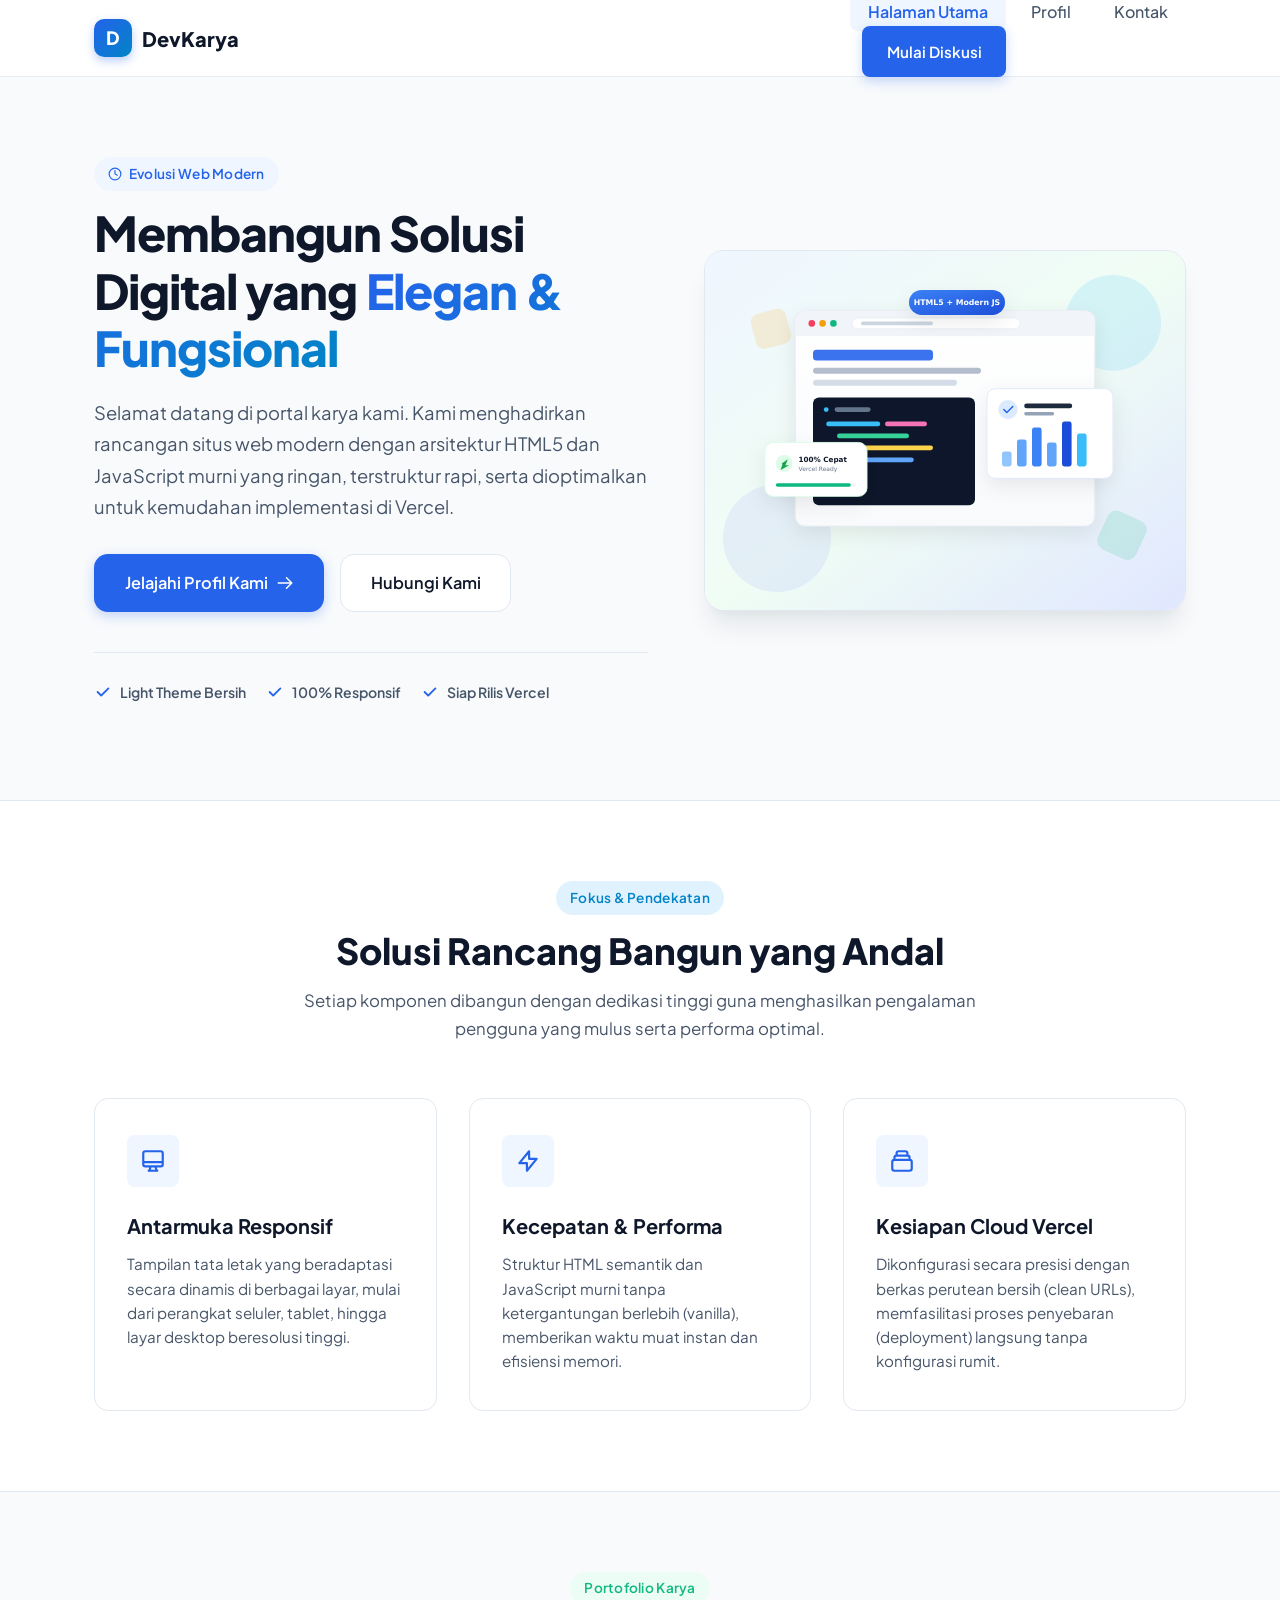
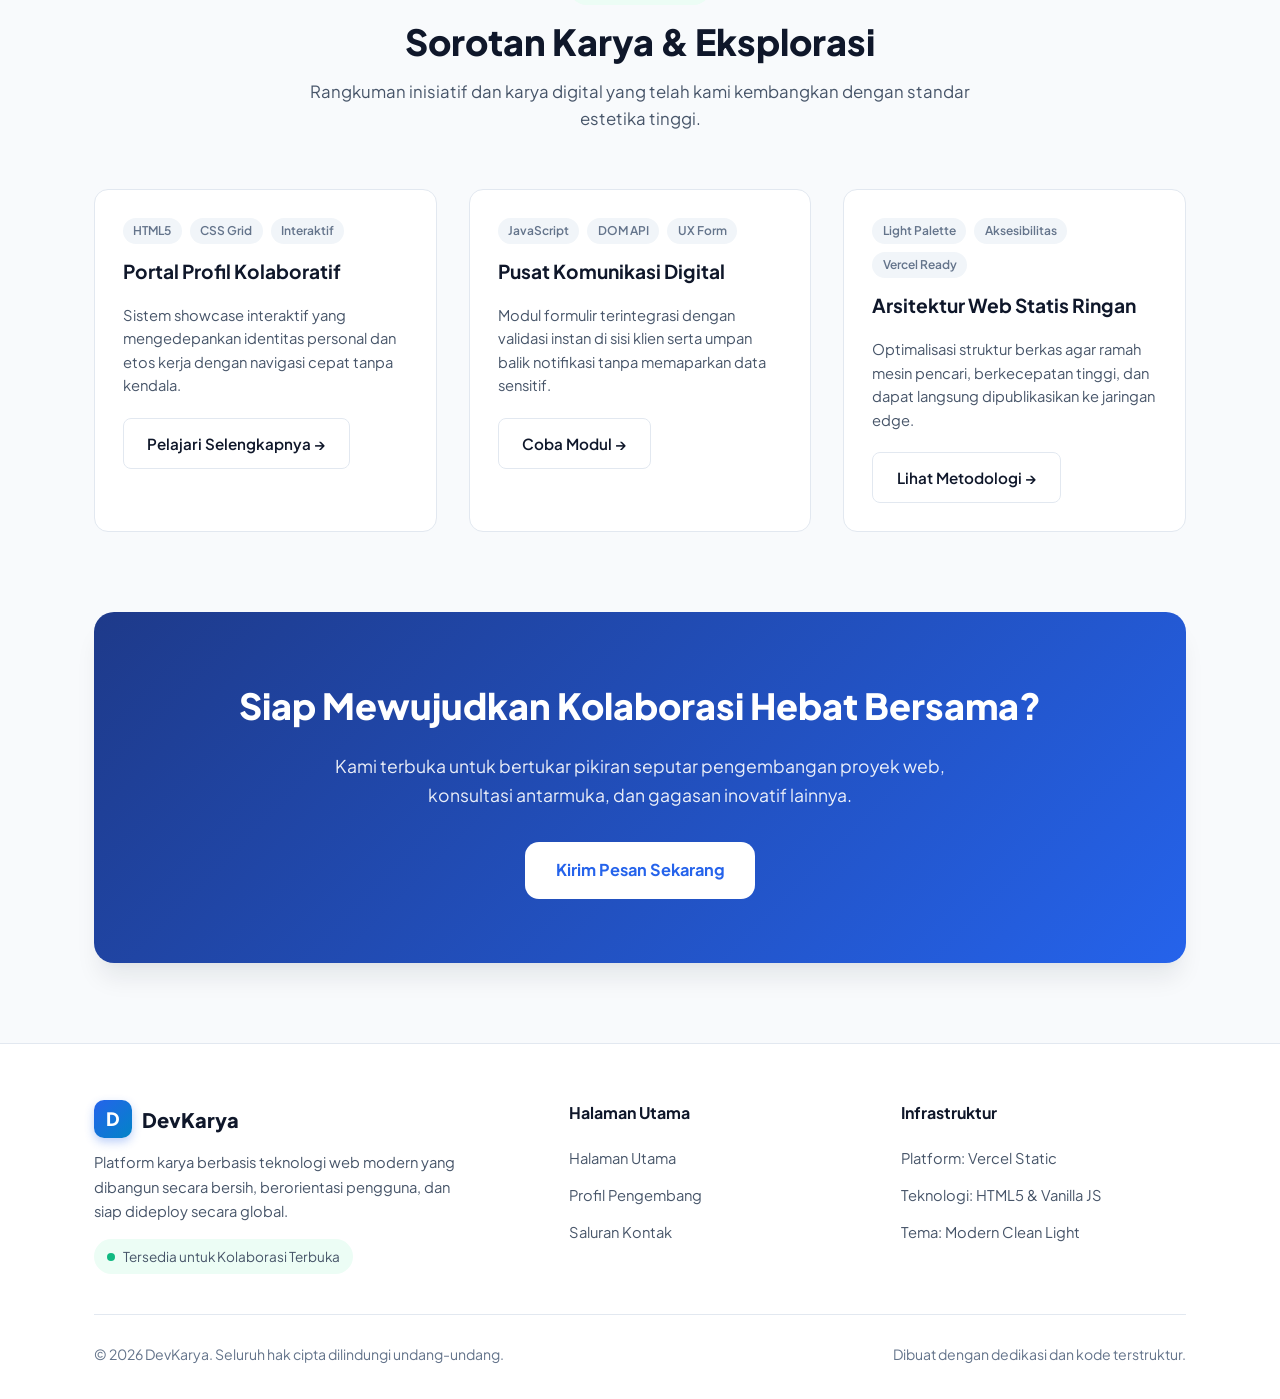
<file: index.html>
<!DOCTYPE html>
<html lang="id">
<head>
  <meta charset="UTF-8">
  <meta name="viewport" content="width=device-width, initial-scale=1.0">
  <title>Beranda | Ruang Solusi Digital &amp; Kreatif</title>
  <meta name="description" content="Aplikasi web profil modern berbasis HTML dan JavaScript dengan tampilan bersih, responsif, dan siap rilis di Vercel.">
  
  <!-- Favicon Mock -->
  <link rel="icon" type="image/svg+xml" href="data:image/svg+xml,<svg xmlns='http://www.w3.org/2000/svg' viewBox='0 0 24 24' fill='%232563eb'><circle cx='12' cy='12' r='10'/></svg>">
  
  <!-- CSS Utama -->
  <link rel="stylesheet" href="css/style.css">
</head>
<body>

  <!-- ================= HEADER / NAVBAR ================= -->
  <header class="navbar">
    <div class="container navbar-container">
      <a href="index.html" class="logo" aria-label="Beranda">
        <div class="logo-icon">D</div>
        <span>DevKarya</span>
      </a>

      <!-- Mobile Hamburger Button -->
      <button class="mobile-toggle" aria-label="Buka Menu Navigasi" aria-expanded="false">
        <svg width="24" height="24" fill="none" stroke="currentColor" viewBox="0 0 24 24">
          <path stroke-linecap="round" stroke-linejoin="round" stroke-width="2" d="M4 6h16M4 12h16M4 18h16"/>
        </svg>
      </button>

      <!-- Nav Links -->
      <nav class="nav-menu">
        <ul class="nav-links">
          <li><a href="index.html" class="nav-link active">Halaman Utama</a></li>
          <li><a href="profil.html" class="nav-link">Profil</a></li>
          <li><a href="kontak.html" class="nav-link">Kontak</a></li>
        </ul>
        <div class="nav-cta">
          <a href="kontak.html" class="btn btn-primary">Mulai Diskusi</a>
        </div>
      </nav>
    </div>
  </header>

  <!-- ================= HERO SECTION ================= -->
  <main>
    <section class="hero">
      <div class="container">
        <div class="hero-grid">
          
          <div class="hero-content">
            <span class="badge-tag">
              <svg width="14" height="14" fill="none" stroke="currentColor" viewBox="0 0 24 24">
                <circle cx="12" cy="12" r="10" stroke-width="2"/>
                <path d="M12 6v6l4 2" stroke-width="2" stroke-linecap="round"/>
              </svg>
              Evolusi Web Modern
            </span>
            <h1 class="hero-title">
              Membangun Solusi Digital yang <span class="highlight">Elegan &amp; Fungsional</span>
            </h1>
            <p class="hero-subtitle">
              Selamat datang di portal karya kami. Kami menghadirkan rancangan situs web modern dengan arsitektur HTML5 dan JavaScript murni yang ringan, terstruktur rapi, serta dioptimalkan untuk kemudahan implementasi di Vercel.
            </p>

            <div class="hero-actions">
              <a href="profil.html" class="btn btn-primary btn-lg">
                Jelajahi Profil Kami
                <svg width="18" height="18" fill="none" stroke="currentColor" viewBox="0 0 24 24">
                  <path stroke-linecap="round" stroke-linejoin="round" stroke-width="2" d="M14 5l7 7m0 0l-7 7m7-7H3"/>
                </svg>
              </a>
              <a href="kontak.html" class="btn btn-secondary btn-lg">Hubungi Kami</a>
            </div>

            <div class="hero-badges">
              <div class="badge-item">
                <svg width="18" height="18" fill="currentColor" viewBox="0 0 20 20">
                  <path fill-rule="evenodd" d="M16.707 5.293a1 1 0 010 1.414l-8 8a1 1 0 01-1.414 0l-4-4a1 1 0 011.414-1.414L8 12.586l7.293-7.293a1 1 0 011.414 0z" clip-rule="evenodd"/>
                </svg>
                Light Theme Bersih
              </div>
              <div class="badge-item">
                <svg width="18" height="18" fill="currentColor" viewBox="0 0 20 20">
                  <path fill-rule="evenodd" d="M16.707 5.293a1 1 0 010 1.414l-8 8a1 1 0 01-1.414 0l-4-4a1 1 0 011.414-1.414L8 12.586l7.293-7.293a1 1 0 011.414 0z" clip-rule="evenodd"/>
                </svg>
                100% Responsif
              </div>
              <div class="badge-item">
                <svg width="18" height="18" fill="currentColor" viewBox="0 0 20 20">
                  <path fill-rule="evenodd" d="M16.707 5.293a1 1 0 010 1.414l-8 8a1 1 0 01-1.414 0l-4-4a1 1 0 011.414-1.414L8 12.586l7.293-7.293a1 1 0 011.414 0z" clip-rule="evenodd"/>
                </svg>
                Siap Rilis Vercel
              </div>
            </div>
          </div>

          <!-- Hero Illustration Image -->
          <div class="hero-visual">
            <img src="assets/images/hero-illustration.svg" alt="Ilustrasi Pengembangan Antarmuka Web Modern" width="800" height="600" loading="eager">
          </div>

        </div>
      </div>
    </section>

    <!-- ================= PILAR KEAHLIAN / FITUR ================= -->
    <section class="section section-muted">
      <div class="container">
        
        <div class="section-header">
          <span class="badge-tag accent">Fokus &amp; Pendekatan</span>
          <h2 class="section-title">Solusi Rancang Bangun yang Andal</h2>
          <p class="section-desc">
            Setiap komponen dibangun dengan dedikasi tinggi guna menghasilkan pengalaman pengguna yang mulus serta performa optimal.
          </p>
        </div>

        <div class="cards-grid">
          
          <div class="card">
            <div class="card-icon">
              <svg width="26" height="26" fill="none" stroke="currentColor" viewBox="0 0 24 24">
                <path stroke-linecap="round" stroke-linejoin="round" stroke-width="2" d="M9.75 17L9 20l-1 1h8l-1-1-.75-3M3 13h18M5 17h14a2 2 0 002-2V5a2 2 0 00-2-2H5a2 2 0 00-2 2v10a2 2 0 002 2z"/>
              </svg>
            </div>
            <h3 class="card-title">Antarmuka Responsif</h3>
            <p class="card-text">
              Tampilan tata letak yang beradaptasi secara dinamis di berbagai layar, mulai dari perangkat seluler, tablet, hingga layar desktop beresolusi tinggi.
            </p>
          </div>

          <div class="card">
            <div class="card-icon">
              <svg width="26" height="26" fill="none" stroke="currentColor" viewBox="0 0 24 24">
                <path stroke-linecap="round" stroke-linejoin="round" stroke-width="2" d="M13 10V3L4 14h7v7l9-11h-7z"/>
              </svg>
            </div>
            <h3 class="card-title">Kecepatan &amp; Performa</h3>
            <p class="card-text">
              Struktur HTML semantik dan JavaScript murni tanpa ketergantungan berlebih (vanilla), memberikan waktu muat instan dan efisiensi memori.
            </p>
          </div>

          <div class="card">
            <div class="card-icon">
              <svg width="26" height="26" fill="none" stroke="currentColor" viewBox="0 0 24 24">
                <path stroke-linecap="round" stroke-linejoin="round" stroke-width="2" d="M19 11H5m14 0a2 2 0 012 2v6a2 2 0 01-2 2H5a2 2 0 01-2-2v-6a2 2 0 012-2m14 0V9a2 2 0 00-2-2M5 11V9a2 2 0 012-2m0 0V5a2 2 0 012-2h6a2 2 0 012 2v2M7 7h10"/>
              </svg>
            </div>
            <h3 class="card-title">Kesiapan Cloud Vercel</h3>
            <p class="card-text">
              Dikonfigurasi secara presisi dengan berkas perutean bersih (clean URLs), memfasilitasi proses penyebaran (deployment) langsung tanpa konfigurasi rumit.
            </p>
          </div>

        </div>

      </div>
    </section>

    <!-- ================= SHOWCASE KARYA / HIGHLIGHT ================= -->
    <section class="section">
      <div class="container">
        
        <div class="section-header">
          <span class="badge-tag success">Portofolio Karya</span>
          <h2 class="section-title">Sorotan Karya &amp; Eksplorasi</h2>
          <p class="section-desc">
            Rangkuman inisiatif dan karya digital yang telah kami kembangkan dengan standar estetika tinggi.
          </p>
        </div>

        <div class="showcase-grid">

          <article class="showcase-card">
            <div class="showcase-header">
              <div class="showcase-tags">
                <span class="tag">HTML5</span>
                <span class="tag">CSS Grid</span>
                <span class="tag">Interaktif</span>
              </div>
              <h3 class="showcase-title">Portal Profil Kolaboratif</h3>
            </div>
            <div class="showcase-body">
              <p class="showcase-desc">
                Sistem showcase interaktif yang mengedepankan identitas personal dan etos kerja dengan navigasi cepat tanpa kendala.
              </p>
              <a href="profil.html" class="btn btn-secondary">Pelajari Selengkapnya &rarr;</a>
            </div>
          </article>

          <article class="showcase-card">
            <div class="showcase-header">
              <div class="showcase-tags">
                <span class="tag">JavaScript</span>
                <span class="tag">DOM API</span>
                <span class="tag">UX Form</span>
              </div>
              <h3 class="showcase-title">Pusat Komunikasi Digital</h3>
            </div>
            <div class="showcase-body">
              <p class="showcase-desc">
                Modul formulir terintegrasi dengan validasi instan di sisi klien serta umpan balik notifikasi tanpa memaparkan data sensitif.
              </p>
              <a href="kontak.html" class="btn btn-secondary">Coba Modul &rarr;</a>
            </div>
          </article>

          <article class="showcase-card">
            <div class="showcase-header">
              <div class="showcase-tags">
                <span class="tag">Light Palette</span>
                <span class="tag">Aksesibilitas</span>
                <span class="tag">Vercel Ready</span>
              </div>
              <h3 class="showcase-title">Arsitektur Web Statis Ringan</h3>
            </div>
            <div class="showcase-body">
              <p class="showcase-desc">
                Optimalisasi struktur berkas agar ramah mesin pencari, berkecepatan tinggi, dan dapat langsung dipublikasikan ke jaringan edge.
              </p>
              <a href="profil.html" class="btn btn-secondary">Lihat Metodologi &rarr;</a>
            </div>
          </article>

        </div>

      </div>
    </section>

    <!-- ================= CTA BANNER ================= -->
    <section class="section" style="padding-top: 0;">
      <div class="container">
        <div class="cta-banner">
          <h2>Siap Mewujudkan Kolaborasi Hebat Bersama?</h2>
          <p>
            Kami terbuka untuk bertukar pikiran seputar pengembangan proyek web, konsultasi antarmuka, dan gagasan inovatif lainnya.
          </p>
          <a href="kontak.html" class="btn btn-white btn-lg">Kirim Pesan Sekarang</a>
        </div>
      </div>
    </section>
  </main>

  <!-- ================= FOOTER ================= -->
  <footer class="footer">
    <div class="container">
      <div class="footer-top">
        
        <div class="footer-brand">
          <div class="logo">
            <div class="logo-icon">D</div>
            <span>DevKarya</span>
          </div>
          <p>
            Platform karya berbasis teknologi web modern yang dibangun secara bersih, berorientasi pengguna, dan siap dideploy secara global.
          </p>
          <div style="margin-top: 1rem;">
            <div class="status-indicator">
              <span class="status-dot"></span>
              <span>Tersedia untuk Kolaborasi Terbuka</span>
            </div>
          </div>
        </div>

        <div>
          <h4 class="footer-title">Halaman Utama</h4>
          <ul class="footer-nav">
            <li><a href="index.html" class="footer-link">Halaman Utama</a></li>
            <li><a href="profil.html" class="footer-link">Profil Pengembang</a></li>
            <li><a href="kontak.html" class="footer-link">Saluran Kontak</a></li>
          </ul>
        </div>

        <div>
          <h4 class="footer-title">Infrastruktur</h4>
          <ul class="footer-nav">
            <li><span class="footer-link">Platform: Vercel Static</span></li>
            <li><span class="footer-link">Teknologi: HTML5 &amp; Vanilla JS</span></li>
            <li><span class="footer-link">Tema: Modern Clean Light</span></li>
          </ul>
        </div>

      </div>

      <div class="footer-bottom">
        <div>&copy; <span id="currentYear">2026</span> DevKarya. Seluruh hak cipta dilindungi undang-undang.</div>
        <div>Dibuat dengan dedikasi dan kode terstruktur.</div>
      </div>
    </div>
  </footer>

  <!-- JS Utama -->
  <script src="js/script.js"></script>
</body>
</html>
</file>
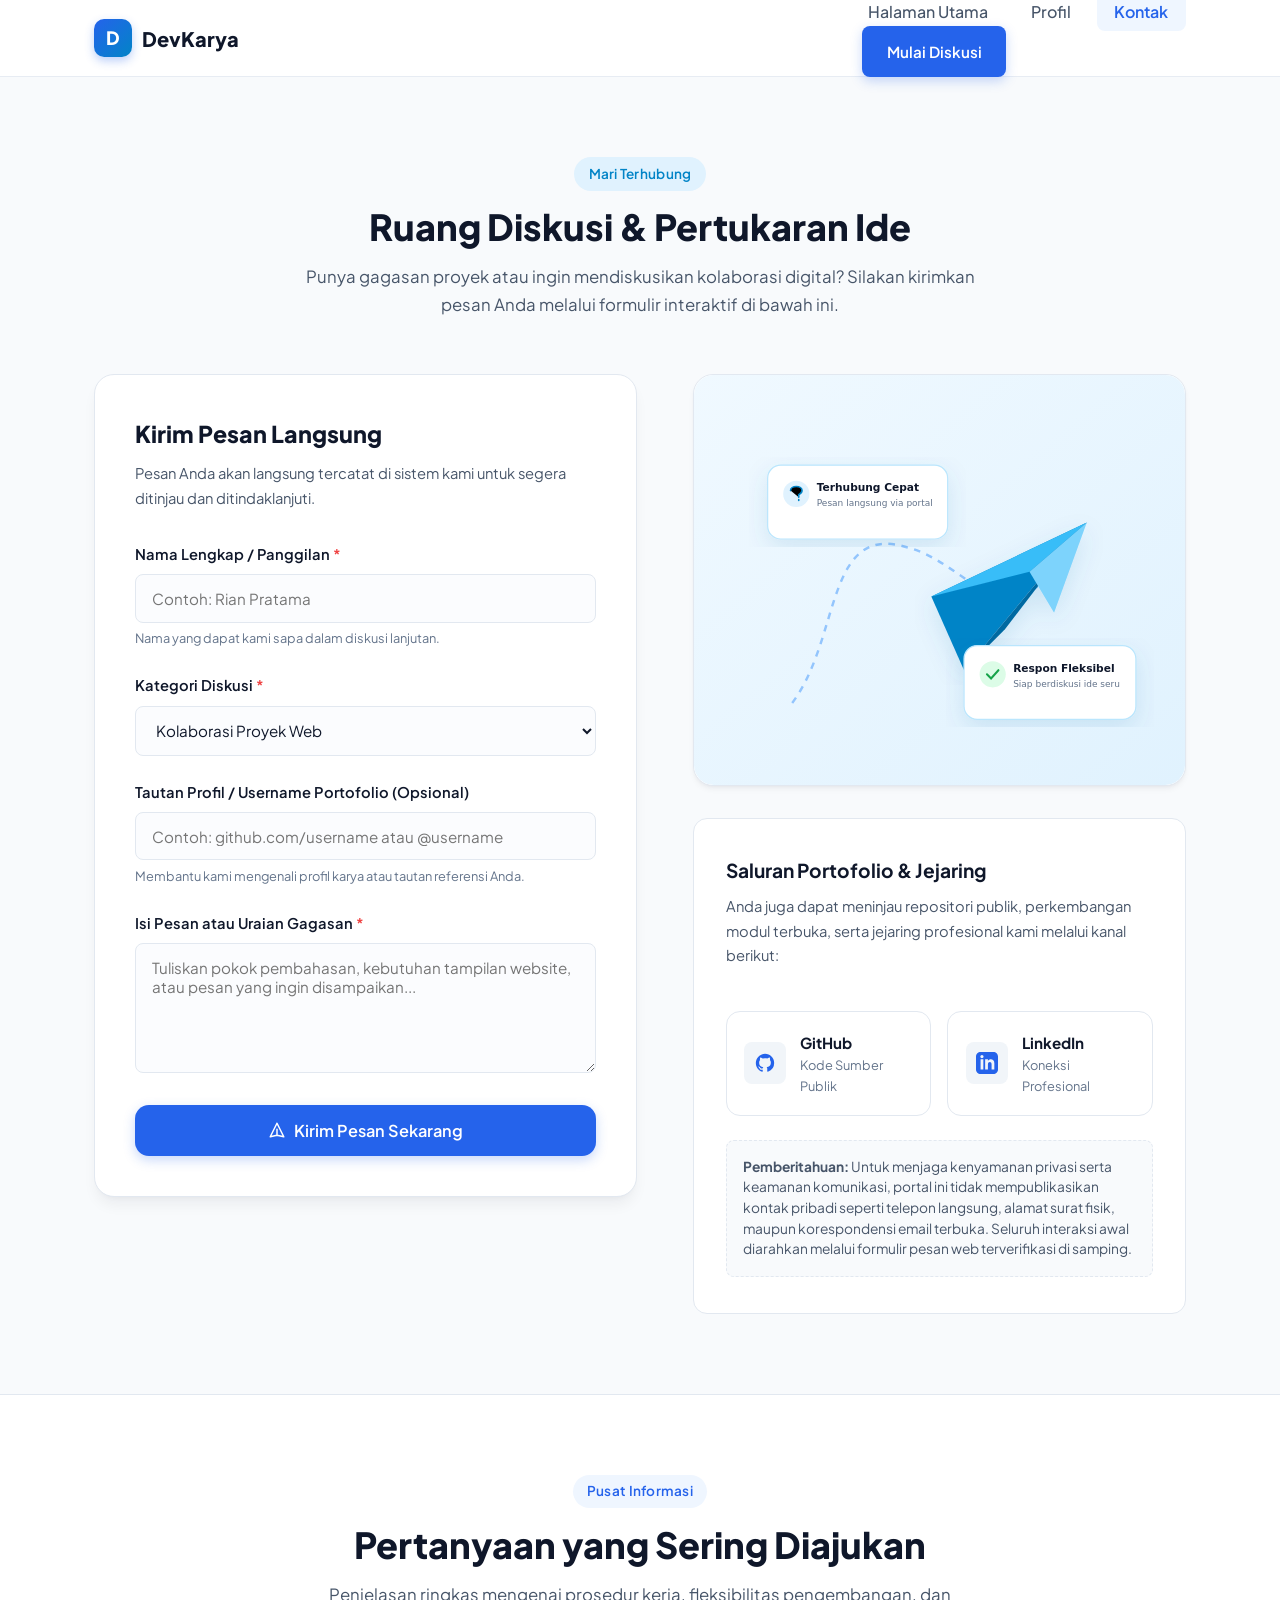
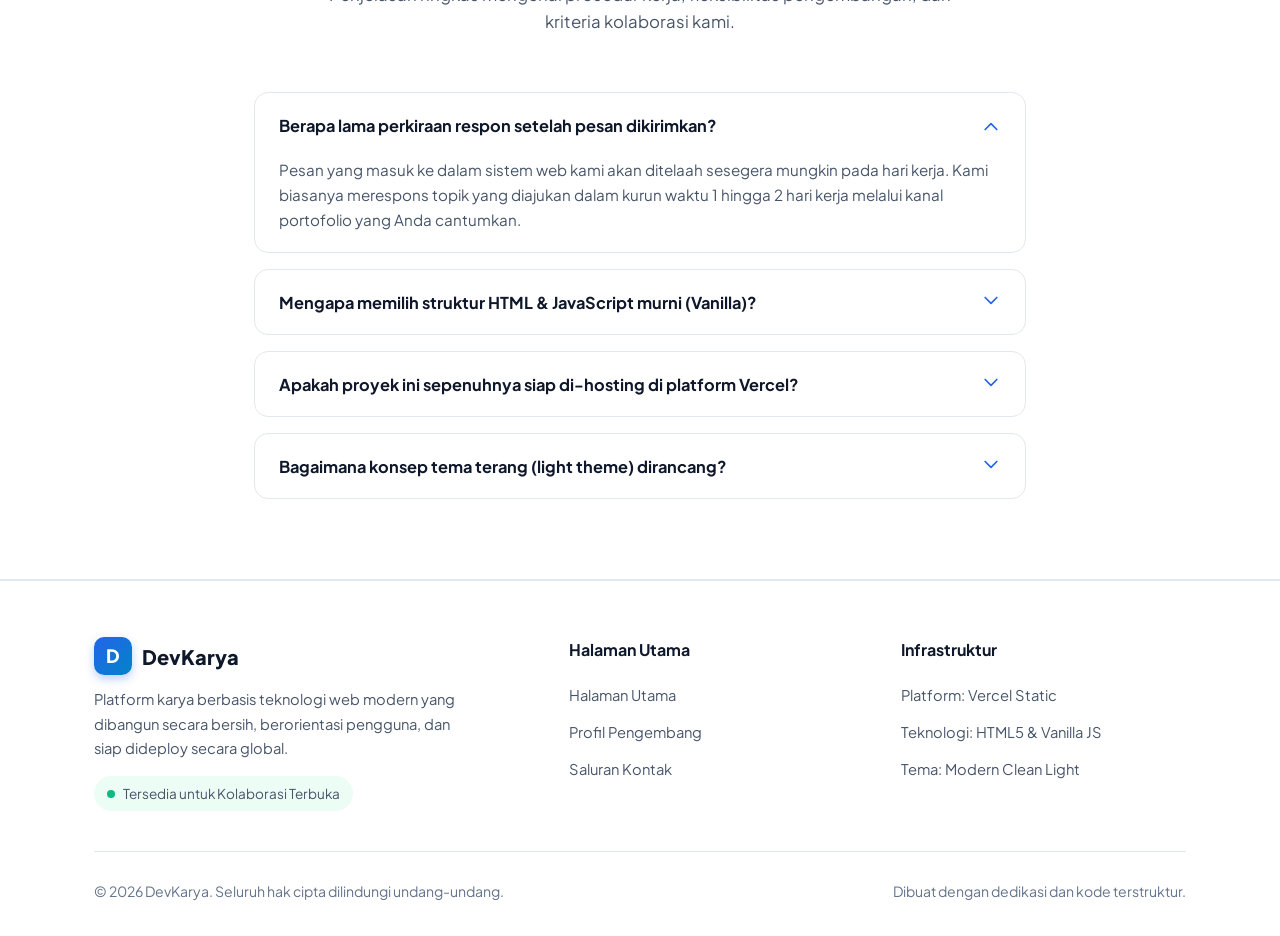
<file: kontak.html>
<!DOCTYPE html>
<html lang="id">
<head>
  <meta charset="UTF-8">
  <meta name="viewport" content="width=device-width, initial-scale=1.0">
  <title>Saluran Kontak | DevKarya</title>
  <meta name="description" content="Kirimkan pesan langsung dan terhubung dengan tim pengembang DevKarya melalui sistem formulir terintegrasi.">
  
  <link rel="icon" type="image/svg+xml" href="data:image/svg+xml,<svg xmlns='http://www.w3.org/2000/svg' viewBox='0 0 24 24' fill='%232563eb'><circle cx='12' cy='12' r='10'/></svg>">
  <link rel="stylesheet" href="css/style.css">
</head>
<body>

  <!-- ================= HEADER / NAVBAR ================= -->
  <header class="navbar">
    <div class="container navbar-container">
      <a href="index.html" class="logo" aria-label="Beranda">
        <div class="logo-icon">D</div>
        <span>DevKarya</span>
      </a>

      <button class="mobile-toggle" aria-label="Buka Menu Navigasi" aria-expanded="false">
        <svg width="24" height="24" fill="none" stroke="currentColor" viewBox="0 0 24 24">
          <path stroke-linecap="round" stroke-linejoin="round" stroke-width="2" d="M4 6h16M4 12h16M4 18h16"/>
        </svg>
      </button>

      <nav class="nav-menu">
        <ul class="nav-links">
          <li><a href="index.html" class="nav-link">Halaman Utama</a></li>
          <li><a href="profil.html" class="nav-link">Profil</a></li>
          <li><a href="kontak.html" class="nav-link active">Kontak</a></li>
        </ul>
        <div class="nav-cta">
          <a href="kontak.html" class="btn btn-primary">Mulai Diskusi</a>
        </div>
      </nav>
    </div>
  </header>

  <!-- ================= CONTACT HERO SECTION ================= -->
  <main>
    <section class="section">
      <div class="container">
        
        <div class="section-header">
          <span class="badge-tag accent">Mari Terhubung</span>
          <h1 class="section-title">Ruang Diskusi &amp; Pertukaran Ide</h1>
          <p class="section-desc">
            Punya gagasan proyek atau ingin mendiskusikan kolaborasi digital? Silakan kirimkan pesan Anda melalui formulir interaktif di bawah ini.
          </p>
        </div>

        <div class="contact-grid">
          
          <!-- Formulir Interaktif Langsung (Tanpa meminta email, no hp, ataupun alamat) -->
          <div class="contact-card">
            <h2 style="font-size: 1.45rem; font-weight: 800; margin-bottom: 0.5rem; color: var(--text-main);">
              Kirim Pesan Langsung
            </h2>
            <p style="font-size: 0.92rem; color: var(--text-secondary); margin-bottom: 2rem;">
              Pesan Anda akan langsung tercatat di sistem kami untuk segera ditinjau dan ditindaklanjuti.
            </p>

            <form id="contactForm">
              
              <div class="form-group">
                <label for="senderName" class="form-label">
                  Nama Lengkap / Panggilan <span class="required">*</span>
                </label>
                <input 
                  type="text" 
                  id="senderName" 
                  class="form-control" 
                  placeholder="Contoh: Rian Pratama" 
                  required
                >
                <div class="form-help">Nama yang dapat kami sapa dalam diskusi lanjutan.</div>
              </div>

              <div class="form-group">
                <label for="messageCategory" class="form-label">
                  Kategori Diskusi <span class="required">*</span>
                </label>
                <select id="messageCategory" class="form-control" required>
                  <option value="Kolaborasi Proyek Web">Kolaborasi Proyek Web</option>
                  <option value="Konsultasi Antarmuka UI/UX">Konsultasi Antarmuka UI/UX</option>
                  <option value="Review & Optimasi Performa">Review &amp; Optimasi Performa</option>
                  <option value="Apresiasi & Saran Konstruktif">Apresiasi &amp; Saran Konstruktif</option>
                  <option value="Pertanyaan Umum">Pertanyaan Umum Lainnya</option>
                </select>
              </div>

              <div class="form-group">
                <label for="senderHandle" class="form-label">
                  Tautan Profil / Username Portofolio (Opsional)
                </label>
                <input 
                  type="text" 
                  id="senderHandle" 
                  class="form-control" 
                  placeholder="Contoh: github.com/username atau @username"
                >
                <div class="form-help">Membantu kami mengenali profil karya atau tautan referensi Anda.</div>
              </div>

              <div class="form-group">
                <label for="messageContent" class="form-label">
                  Isi Pesan atau Uraian Gagasan <span class="required">*</span>
                </label>
                <textarea 
                  id="messageContent" 
                  class="form-control" 
                  rows="5" 
                  placeholder="Tuliskan pokok pembahasan, kebutuhan tampilan website, atau pesan yang ingin disampaikan..." 
                  required
                ></textarea>
              </div>

              <button type="submit" class="btn btn-primary btn-lg btn-block">
                <svg width="18" height="18" fill="none" stroke="currentColor" viewBox="0 0 24 24">
                  <path stroke-linecap="round" stroke-linejoin="round" stroke-width="2" d="M12 19l9 2-9-18-9 18 9-2zm0 0v-8"/>
                </svg>
                Kirim Pesan Sekarang
              </button>

            </form>
          </div>

          <!-- Informasi Saluran Komunitas Digital & Ilustrasi (Bebas No HP, Email, dan Alamat) -->
          <div>
            
            <div style="border-radius: var(--radius-lg); overflow: hidden; border: 1px solid var(--border-light); margin-bottom: 2rem; box-shadow: var(--shadow-sm); background: #ffffff;">
              <img src="assets/images/contact-illustration.svg" alt="Ilustrasi Komunikasi dan Respon Cepat" width="600" height="500">
            </div>

            <div class="card">
              <h3 style="font-size: 1.2rem; font-weight: 700; margin-bottom: 0.5rem;">Saluran Portofolio &amp; Jejaring</h3>
              <p style="font-size: 0.92rem; color: var(--text-secondary); margin-bottom: 1.25rem;">
                Anda juga dapat meninjau repositori publik, perkembangan modul terbuka, serta jejaring profesional kami melalui kanal berikut:
              </p>

              <div class="social-links-grid">
                
                <a href="https://github.com" target="_blank" rel="noopener noreferrer" class="social-card">
                  <div class="social-icon-box">
                    <svg width="22" height="22" fill="currentColor" viewBox="0 0 24 24">
                      <path fill-rule="evenodd" clip-rule="evenodd" d="M12 2C6.477 2 2 6.484 2 12.017c0 4.425 2.865 8.18 6.839 9.504.5.092.682-.217.682-.483 0-.237-.008-.868-.013-1.703-2.782.605-3.369-1.343-3.369-1.343-.454-1.158-1.11-1.466-1.11-1.466-.908-.62.069-.608.069-.608 1.003.07 1.53 1.032 1.53 1.032.892 1.53 2.341 1.088 2.91.832.092-.647.35-1.088.636-1.338-2.22-.253-4.555-1.113-4.555-4.951 0-1.093.39-1.988 1.029-2.688-.103-.253-.446-1.272.098-2.65 0 0 .84-.27 2.75 1.026A9.564 9.564 0 0112 6.844c.85.004 1.705.115 2.504.337 1.909-1.296 2.747-1.027 2.747-1.027.546 1.379.202 2.398.1 2.651.64.7 1.028 1.595 1.028 2.688 0 3.848-2.339 4.695-4.566 4.943.359.309.678.92.678 1.855 0 1.338-.012 2.419-.012 2.747 0 .268.18.58.688.482A10.019 10.019 0 0022 12.017C22 6.484 17.522 2 12 2z"/>
                    </svg>
                  </div>
                  <div>
                    <div class="social-title">GitHub</div>
                    <div class="social-subtitle">Kode Sumber Publik</div>
                  </div>
                </a>

                <a href="https://linkedin.com" target="_blank" rel="noopener noreferrer" class="social-card">
                  <div class="social-icon-box">
                    <svg width="22" height="22" fill="currentColor" viewBox="0 0 24 24">
                      <path d="M19 0h-14c-2.761 0-5 2.239-5 5v14c0 2.761 2.239 5 5 5h14c2.762 0 5-2.239 5-5v-14c0-2.761-2.238-5-5-5zm-11 19h-3v-11h3v11zm-1.5-12.268c-.966 0-1.75-.79-1.75-1.764s.784-1.764 1.75-1.764 1.75.79 1.75 1.764-.783 1.764-1.75 1.764zm13.5 12.268h-3v-5.604c0-3.368-4-3.113-4 0v5.604h-3v-11h3v1.765c1.396-2.586 7-2.777 7 2.476v6.759z"/>
                    </svg>
                  </div>
                  <div>
                    <div class="social-title">LinkedIn</div>
                    <div class="social-subtitle">Koneksi Profesional</div>
                  </div>
                </a>

              </div>

              <div style="margin-top: 1.5rem; padding: 1rem; background: #f8fafc; border-radius: var(--radius-sm); border: 1px dashed var(--border-light);">
                <div style="font-size: 0.86rem; color: var(--text-secondary); line-height: 1.5;">
                  <strong>Pemberitahuan:</strong> Untuk menjaga kenyamanan privasi serta keamanan komunikasi, portal ini tidak mempublikasikan kontak pribadi seperti telepon langsung, alamat surat fisik, maupun korespondensi email terbuka. Seluruh interaksi awal diarahkan melalui formulir pesan web terverifikasi di samping.
                </div>
              </div>

            </div>

          </div>

        </div>

      </div>
    </section>

    <!-- ================= PERTANYAAN YANG SERING DIAJUKAN (FAQ ACCORDION) ================= -->
    <section class="section section-muted">
      <div class="container" style="max-width: 820px;">
        
        <div class="section-header">
          <span class="badge-tag">Pusat Informasi</span>
          <h2 class="section-title">Pertanyaan yang Sering Diajukan</h2>
          <p class="section-desc">
            Penjelasan ringkas mengenai prosedur kerja, fleksibilitas pengembangan, dan kriteria kolaborasi kami.
          </p>
        </div>

        <div class="accordion">
          
          <div class="accordion-item active">
            <button class="accordion-header" type="button">
              <span>Berapa lama perkiraan respon setelah pesan dikirimkan?</span>
              <span class="accordion-icon">
                <svg width="20" height="20" fill="none" stroke="currentColor" viewBox="0 0 24 24">
                  <path stroke-linecap="round" stroke-linejoin="round" stroke-width="2" d="M19 9l-7 7-7-7"/>
                </svg>
              </span>
            </button>
            <div class="accordion-body">
              Pesan yang masuk ke dalam sistem web kami akan ditelaah sesegera mungkin pada hari kerja. Kami biasanya merespons topik yang diajukan dalam kurun waktu 1 hingga 2 hari kerja melalui kanal portofolio yang Anda cantumkan.
            </div>
          </div>

          <div class="accordion-item">
            <button class="accordion-header" type="button">
              <span>Mengapa memilih struktur HTML &amp; JavaScript murni (Vanilla)?</span>
              <span class="accordion-icon">
                <svg width="20" height="20" fill="none" stroke="currentColor" viewBox="0 0 24 24">
                  <path stroke-linecap="round" stroke-linejoin="round" stroke-width="2" d="M19 9l-7 7-7-7"/>
                </svg>
              </span>
            </button>
            <div class="accordion-body">
              HTML dan JavaScript murni menawarkan kecepatan pemuatan halaman tertinggi tanpa beban unduhan pustaka (library) yang besar. Hal ini sangat menguntungkan pengguna dengan koneksi internet terbatas dan menjamin kemudahan pemeliharaan kode jangka panjang.
            </div>
          </div>

          <div class="accordion-item">
            <button class="accordion-header" type="button">
              <span>Apakah proyek ini sepenuhnya siap di-hosting di platform Vercel?</span>
              <span class="accordion-icon">
                <svg width="20" height="20" fill="none" stroke="currentColor" viewBox="0 0 24 24">
                  <path stroke-linecap="round" stroke-linejoin="round" stroke-width="2" d="M19 9l-7 7-7-7"/>
                </svg>
              </span>
            </button>
            <div class="accordion-body">
              Benar. Struktur direktori telah dilengkapi berkas konfigurasi <code>vercel.json</code> dengan aturan <em>cleanUrls</em>, sehingga perutean halaman dapat diakses secara rapi (misalnya <code>/profil</code> dan <code>/kontak</code>) tanpa perlu menyertakan ekstensi <code>.html</code> di peramban.
            </div>
          </div>

          <div class="accordion-item">
            <button class="accordion-header" type="button">
              <span>Bagaimana konsep tema terang (light theme) dirancang?</span>
              <span class="accordion-icon">
                <svg width="20" height="20" fill="none" stroke="currentColor" viewBox="0 0 24 24">
                  <path stroke-linecap="round" stroke-linejoin="round" stroke-width="2" d="M19 9l-7 7-7-7"/>
                </svg>
              </span>
            </button>
            <div class="accordion-body">
              Tema dirancang dengan fondasi warna latar belakang cerah (Slate 50 dan putih murni) dengan penekanan kontras rasio tinggi pada teks gelap serta aksen biru royal yang elegan. Hal ini memberikan kenyamanan optimal saat membaca teks informasi dalam durasi lama.
            </div>
          </div>

        </div>

      </div>
    </section>
  </main>

  <!-- ================= FOOTER ================= -->
  <footer class="footer">
    <div class="container">
      <div class="footer-top">
        
        <div class="footer-brand">
          <div class="logo">
            <div class="logo-icon">D</div>
            <span>DevKarya</span>
          </div>
          <p>
            Platform karya berbasis teknologi web modern yang dibangun secara bersih, berorientasi pengguna, dan siap dideploy secara global.
          </p>
          <div style="margin-top: 1rem;">
            <div class="status-indicator">
              <span class="status-dot"></span>
              <span>Tersedia untuk Kolaborasi Terbuka</span>
            </div>
          </div>
        </div>

        <div>
          <h4 class="footer-title">Halaman Utama</h4>
          <ul class="footer-nav">
            <li><a href="index.html" class="footer-link">Halaman Utama</a></li>
            <li><a href="profil.html" class="footer-link">Profil Pengembang</a></li>
            <li><a href="kontak.html" class="footer-link">Saluran Kontak</a></li>
          </ul>
        </div>

        <div>
          <h4 class="footer-title">Infrastruktur</h4>
          <ul class="footer-nav">
            <li><span class="footer-link">Platform: Vercel Static</span></li>
            <li><span class="footer-link">Teknologi: HTML5 &amp; Vanilla JS</span></li>
            <li><span class="footer-link">Tema: Modern Clean Light</span></li>
          </ul>
        </div>

      </div>

      <div class="footer-bottom">
        <div>&copy; <span id="currentYear">2026</span> DevKarya. Seluruh hak cipta dilindungi undang-undang.</div>
        <div>Dibuat dengan dedikasi dan kode terstruktur.</div>
      </div>
    </div>
  </footer>

  <script src="js/script.js"></script>
</body>
</html>
</file>
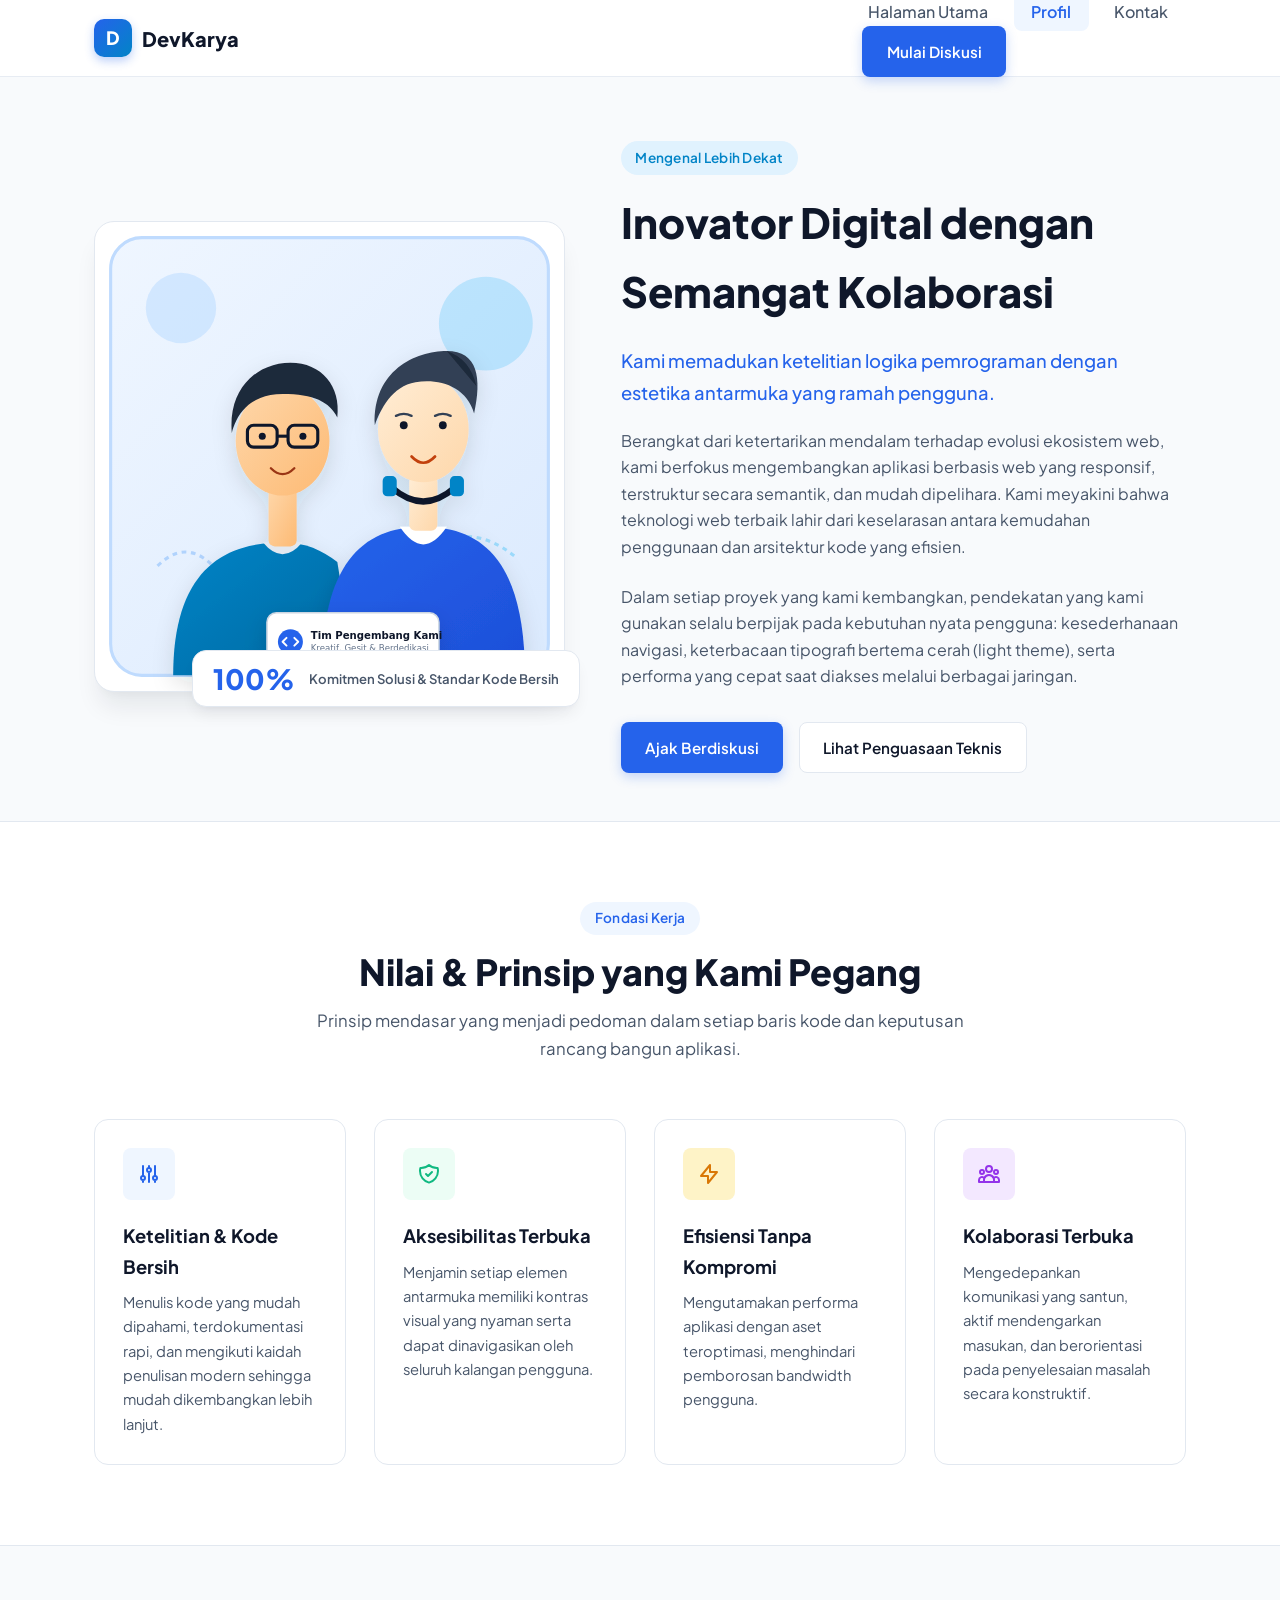
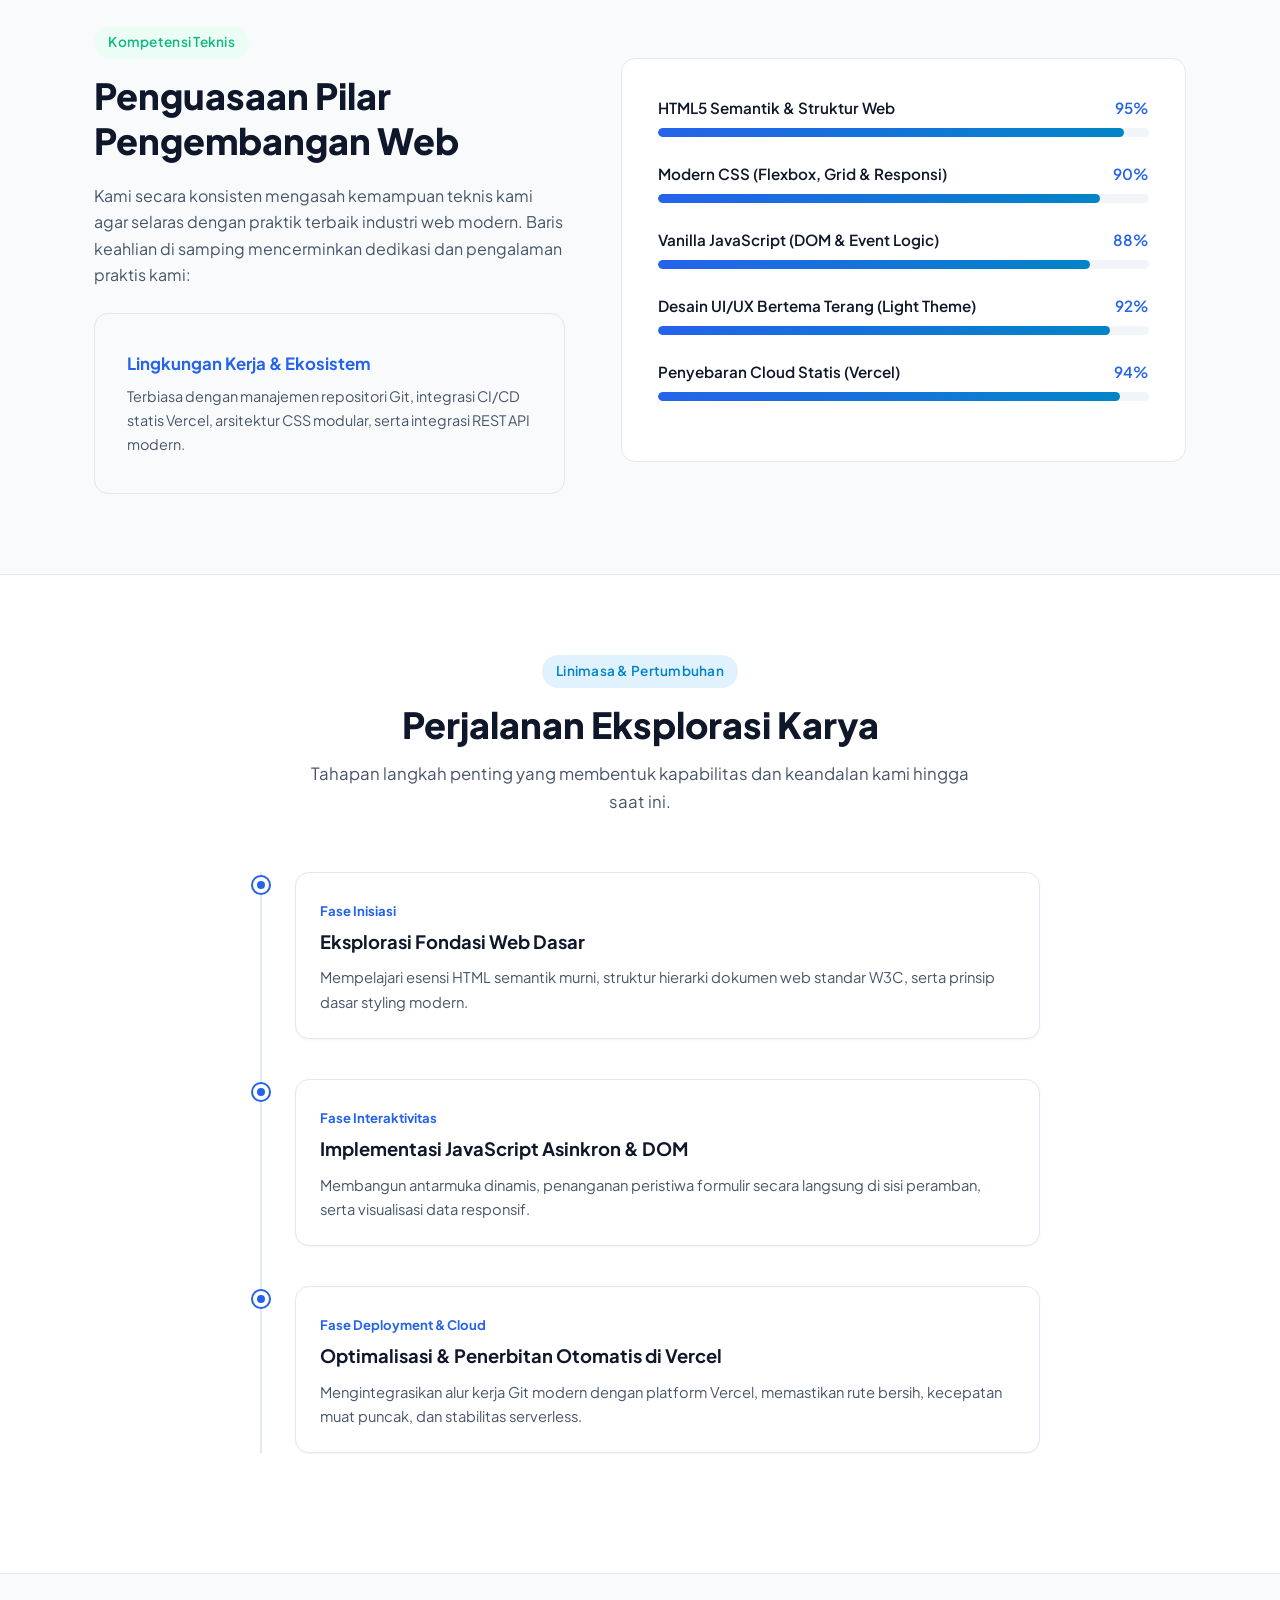
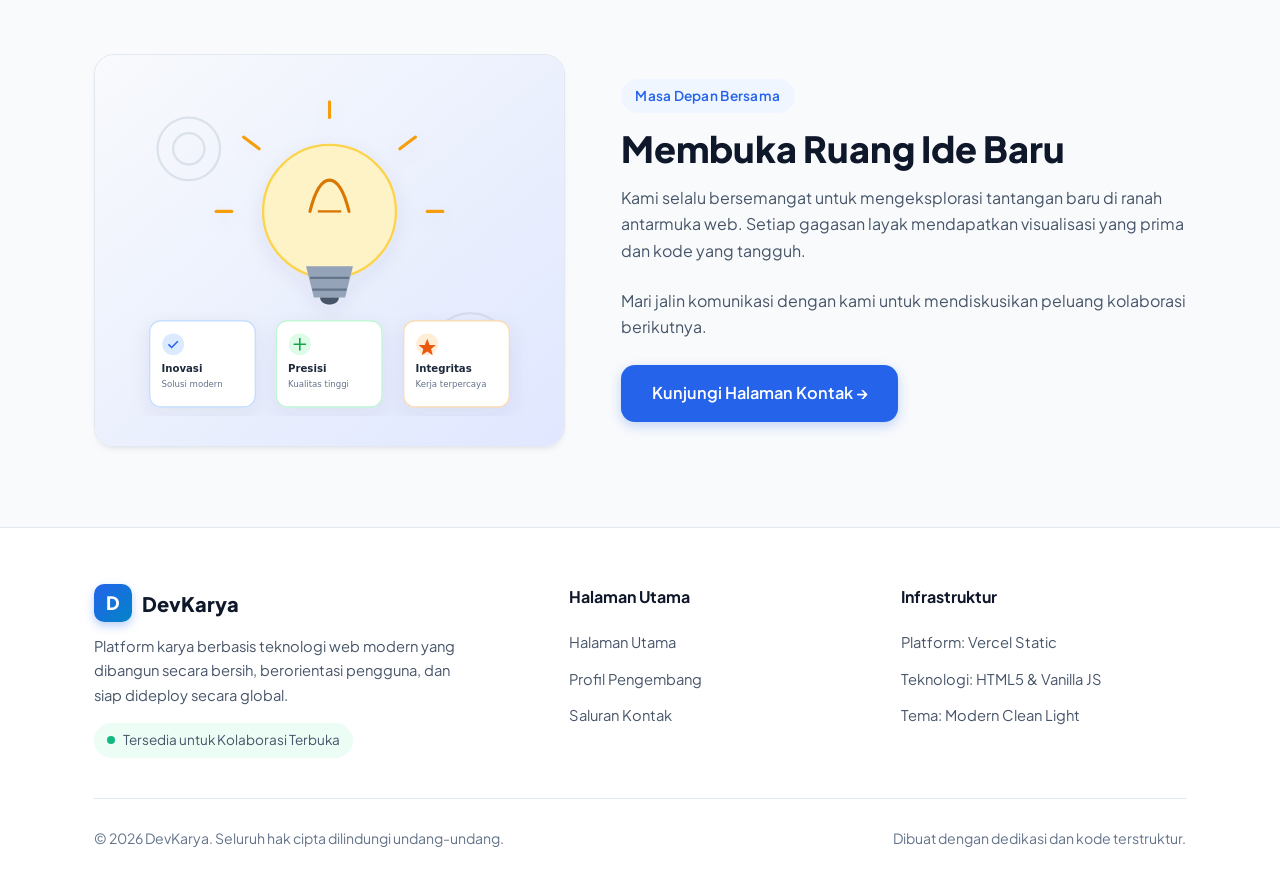
<file: profil.html>
<!DOCTYPE html>
<html lang="id">
<head>
  <meta charset="UTF-8">
  <meta name="viewport" content="width=device-width, initial-scale=1.0">
  <title>Profil &amp; Dedikasi | DevKarya</title>
  <meta name="description" content="Kenali latar belakang, filosofi kerja, dan kompetensi tim pengembang DevKarya dalam merancang website modern.">
  
  <link rel="icon" type="image/svg+xml" href="data:image/svg+xml,<svg xmlns='http://www.w3.org/2000/svg' viewBox='0 0 24 24' fill='%232563eb'><circle cx='12' cy='12' r='10'/></svg>">
  <link rel="stylesheet" href="css/style.css">
</head>
<body>

  <!-- ================= HEADER / NAVBAR ================= -->
  <header class="navbar">
    <div class="container navbar-container">
      <a href="index.html" class="logo" aria-label="Beranda">
        <div class="logo-icon">D</div>
        <span>DevKarya</span>
      </a>

      <button class="mobile-toggle" aria-label="Buka Menu Navigasi" aria-expanded="false">
        <svg width="24" height="24" fill="none" stroke="currentColor" viewBox="0 0 24 24">
          <path stroke-linecap="round" stroke-linejoin="round" stroke-width="2" d="M4 6h16M4 12h16M4 18h16"/>
        </svg>
      </button>

      <nav class="nav-menu">
        <ul class="nav-links">
          <li><a href="index.html" class="nav-link">Halaman Utama</a></li>
          <li><a href="profil.html" class="nav-link active">Profil</a></li>
          <li><a href="kontak.html" class="nav-link">Kontak</a></li>
        </ul>
        <div class="nav-cta">
          <a href="kontak.html" class="btn btn-primary">Mulai Diskusi</a>
        </div>
      </nav>
    </div>
  </header>

  <!-- ================= PROFIL INTRO SECTION ================= -->
  <main>
    <section class="section profile-hero">
      <div class="container">
        <div class="profile-intro-grid">
          
          <!-- Foto Tim Pengembang (Syarat 6: Foto Kalian) -->
          <div class="profile-photo-wrapper">
            <div class="profile-photo">
              <img src="assets/images/photo-team.svg" alt="Potret Foto Tim Pengembang DevKarya" width="600" height="600">
            </div>
            <div class="profile-experience-badge">
              <div class="badge-num">100%</div>
              <div class="badge-text">Komitmen Solusi &amp; Standar Kode Bersih</div>
            </div>
          </div>

          <!-- Deskripsi & Filosofi Kerja (Semi Formal) -->
          <div class="profile-info">
            <span class="badge-tag accent">Mengenal Lebih Dekat</span>
            <h1>Inovator Digital dengan Semangat Kolaborasi</h1>
            <p class="lead-text">
              Kami memadukan ketelitian logika pemrograman dengan estetika antarmuka yang ramah pengguna.
            </p>
            <p class="profile-body-text">
              Berangkat dari ketertarikan mendalam terhadap evolusi ekosistem web, kami berfokus mengembangkan aplikasi berbasis web yang responsif, terstruktur secara semantik, dan mudah dipelihara. Kami meyakini bahwa teknologi web terbaik lahir dari keselarasan antara kemudahan penggunaan dan arsitektur kode yang efisien.
            </p>
            <p class="profile-body-text">
              Dalam setiap proyek yang kami kembangkan, pendekatan yang kami gunakan selalu berpijak pada kebutuhan nyata pengguna: kesederhanaan navigasi, keterbacaan tipografi bertema cerah (light theme), serta performa yang cepat saat diakses melalui berbagai jaringan.
            </p>

            <div style="display: flex; gap: 1rem; flex-wrap: wrap; margin-top: 2rem;">
              <a href="kontak.html" class="btn btn-primary">Ajak Berdiskusi</a>
              <a href="#keahlian" class="btn btn-secondary">Lihat Penguasaan Teknis</a>
            </div>
          </div>

        </div>
      </div>
    </section>

    <!-- ================= NILAI UTAMA & FILOSOFI ================= -->
    <section class="section section-muted">
      <div class="container">
        
        <div class="section-header">
          <span class="badge-tag">Fondasi Kerja</span>
          <h2 class="section-title">Nilai &amp; Prinsip yang Kami Pegang</h2>
          <p class="section-desc">
            Prinsip mendasar yang menjadi pedoman dalam setiap baris kode dan keputusan rancang bangun aplikasi.
          </p>
        </div>

        <div class="values-grid">
          
          <div class="value-card">
            <div class="card-icon" style="background:#eff6ff; color:#2563eb;">
              <svg width="24" height="24" fill="none" stroke="currentColor" viewBox="0 0 24 24">
                <path stroke-linecap="round" stroke-linejoin="round" stroke-width="2" d="M12 6V4m0 2a2 2 0 100 4m0-4a2 2 0 110 4m-6 8a2 2 0 100-4m0 4a2 2 0 110-4m0 4v2m0-6V4m6 6v10m6-2a2 2 0 100-4m0 4a2 2 0 110-4m0 4v2m0-6V4"/>
              </svg>
            </div>
            <h3>Ketelitian &amp; Kode Bersih</h3>
            <p>Menulis kode yang mudah dipahami, terdokumentasi rapi, dan mengikuti kaidah penulisan modern sehingga mudah dikembangkan lebih lanjut.</p>
          </div>

          <div class="value-card">
            <div class="card-icon" style="background:#ecfdf5; color:#10b981;">
              <svg width="24" height="24" fill="none" stroke="currentColor" viewBox="0 0 24 24">
                <path stroke-linecap="round" stroke-linejoin="round" stroke-width="2" d="M9 12l2 2 4-4m5.618-4.016A11.955 11.955 0 0112 2.944a11.955 11.955 0 01-8.618 3.04A12.02 12.02 0 003 9c0 5.591 3.824 10.29 9 11.622 5.176-1.332 9-6.03 9-11.622 0-1.042-.133-2.052-.382-3.016z"/>
              </svg>
            </div>
            <h3>Aksesibilitas Terbuka</h3>
            <p>Menjamin setiap elemen antarmuka memiliki kontras visual yang nyaman serta dapat dinavigasikan oleh seluruh kalangan pengguna.</p>
          </div>

          <div class="value-card">
            <div class="card-icon" style="background:#fef3c7; color:#d97706;">
              <svg width="24" height="24" fill="none" stroke="currentColor" viewBox="0 0 24 24">
                <path stroke-linecap="round" stroke-linejoin="round" stroke-width="2" d="M13 10V3L4 14h7v7l9-11h-7z"/>
              </svg>
            </div>
            <h3>Efisiensi Tanpa Kompromi</h3>
            <p>Mengutamakan performa aplikasi dengan aset teroptimasi, menghindari pemborosan bandwidth pengguna.</p>
          </div>

          <div class="value-card">
            <div class="card-icon" style="background:#f3e8ff; color:#9333ea;">
              <svg width="24" height="24" fill="none" stroke="currentColor" viewBox="0 0 24 24">
                <path stroke-linecap="round" stroke-linejoin="round" stroke-width="2" d="M17 20h5v-2a3 3 0 00-5.356-1.857M17 20H7m10 0v-2c0-.656-.126-1.283-.356-1.857M7 20H2v-2a3 3 0 015.356-1.857M7 20v-2c0-.656.126-1.283.356-1.857m0 0a5.002 5.002 0 019.288 0M15 7a3 3 0 11-6 0 3 3 0 016 0zm6 3a2 2 0 11-4 0 2 2 0 014 0zM7 10a2 2 0 11-4 0 2 2 0 014 0z"/>
              </svg>
            </div>
            <h3>Kolaborasi Terbuka</h3>
            <p>Mengedepankan komunikasi yang santun, aktif mendengarkan masukan, dan berorientasi pada penyelesaian masalah secara konstruktif.</p>
          </div>

        </div>

      </div>
    </section>

    <!-- ================= VISUALISASI KEAHLIAN TEKNIS ================= -->
    <section class="section" id="keahlian">
      <div class="container">
        
        <div class="profile-intro-grid">
          
          <div>
            <span class="badge-tag success">Kompetensi Teknis</span>
            <h2 class="section-title" style="text-align: left; margin-bottom: 1.25rem;">Penguasaan Pilar Pengembangan Web</h2>
            <p class="profile-body-text">
              Kami secara konsisten mengasah kemampuan teknis kami agar selaras dengan praktik terbaik industri web modern. Baris keahlian di samping mencerminkan dedikasi dan pengalaman praktis kami:
            </p>

            <div class="card" style="margin-top: 1.5rem; background: #f8fafc;">
              <h4 style="font-size: 1.05rem; margin-bottom: 0.5rem; color: var(--primary);">Lingkungan Kerja &amp; Ekosistem</h4>
              <p style="font-size: 0.9rem; color: var(--text-secondary);">
                Terbiasa dengan manajemen repositori Git, integrasi CI/CD statis Vercel, arsitektur CSS modular, serta integrasi REST API modern.
              </p>
            </div>
          </div>

          <!-- Bar Kemahiran -->
          <div class="card" style="padding: 2.25rem;">
            
            <div class="skill-item">
              <div class="skill-header">
                <span>HTML5 Semantik &amp; Struktur Web</span>
                <span style="color: var(--primary);">95%</span>
              </div>
              <div class="skill-bar">
                <div class="skill-fill" data-target-width="95%"></div>
              </div>
            </div>

            <div class="skill-item">
              <div class="skill-header">
                <span>Modern CSS (Flexbox, Grid &amp; Responsi)</span>
                <span style="color: var(--primary);">90%</span>
              </div>
              <div class="skill-bar">
                <div class="skill-fill" data-target-width="90%"></div>
              </div>
            </div>

            <div class="skill-item">
              <div class="skill-header">
                <span>Vanilla JavaScript (DOM &amp; Event Logic)</span>
                <span style="color: var(--primary);">88%</span>
              </div>
              <div class="skill-bar">
                <div class="skill-fill" data-target-width="88%"></div>
              </div>
            </div>

            <div class="skill-item">
              <div class="skill-header">
                <span>Desain UI/UX Bertema Terang (Light Theme)</span>
                <span style="color: var(--primary);">92%</span>
              </div>
              <div class="skill-bar">
                <div class="skill-fill" data-target-width="92%"></div>
              </div>
            </div>

            <div class="skill-item">
              <div class="skill-header">
                <span>Penyebaran Cloud Statis (Vercel)</span>
                <span style="color: var(--primary);">94%</span>
              </div>
              <div class="skill-bar">
                <div class="skill-fill" data-target-width="94%"></div>
              </div>
            </div>

          </div>

        </div>

      </div>
    </section>

    <!-- ================= LINIMASA PERJALANAN ================= -->
    <section class="section section-muted">
      <div class="container">
        
        <div class="section-header">
          <span class="badge-tag accent">Linimasa &amp; Pertumbuhan</span>
          <h2 class="section-title">Perjalanan Eksplorasi Karya</h2>
          <p class="section-desc">
            Tahapan langkah penting yang membentuk kapabilitas dan keandalan kami hingga saat ini.
          </p>
        </div>

        <div class="timeline">
          
          <div class="timeline-item">
            <div class="timeline-dot"></div>
            <div class="timeline-content">
              <span class="timeline-date">Fase Inisiasi</span>
              <h3 class="timeline-title">Eksplorasi Fondasi Web Dasar</h3>
              <p class="timeline-desc">
                Mempelajari esensi HTML semantik murni, struktur hierarki dokumen web standar W3C, serta prinsip dasar styling modern.
              </p>
            </div>
          </div>

          <div class="timeline-item">
            <div class="timeline-dot"></div>
            <div class="timeline-content">
              <span class="timeline-date">Fase Interaktivitas</span>
              <h3 class="timeline-title">Implementasi JavaScript Asinkron &amp; DOM</h3>
              <p class="timeline-desc">
                Membangun antarmuka dinamis, penanganan peristiwa formulir secara langsung di sisi peramban, serta visualisasi data responsif.
              </p>
            </div>
          </div>

          <div class="timeline-item">
            <div class="timeline-dot"></div>
            <div class="timeline-content">
              <span class="timeline-date">Fase Deployment &amp; Cloud</span>
              <h3 class="timeline-title">Optimalisasi &amp; Penerbitan Otomatis di Vercel</h3>
              <p class="timeline-desc">
                Mengintegrasikan alur kerja Git modern dengan platform Vercel, memastikan rute bersih, kecepatan muat puncak, dan stabilitas serverless.
              </p>
            </div>
          </div>

        </div>

      </div>
    </section>

    <!-- ================= ILUSTRASI & CTA ================= -->
    <section class="section">
      <div class="container">
        <div class="profile-intro-grid">
          
          <div style="border-radius: var(--radius-lg); overflow: hidden; border: 1px solid var(--border-light); box-shadow: var(--shadow-sm);">
            <img src="assets/images/about-illustration.svg" alt="Ilustrasi Inovasi dan Ide Kreatif" width="600" height="500">
          </div>

          <div>
            <span class="badge-tag">Masa Depan Bersama</span>
            <h2 class="section-title" style="text-align: left;">Membuka Ruang Ide Baru</h2>
            <p class="profile-body-text">
              Kami selalu bersemangat untuk mengeksplorasi tantangan baru di ranah antarmuka web. Setiap gagasan layak mendapatkan visualisasi yang prima dan kode yang tangguh.
            </p>
            <p class="profile-body-text">
              Mari jalin komunikasi dengan kami untuk mendiskusikan peluang kolaborasi berikutnya.
            </p>
            <div style="margin-top: 1.5rem;">
              <a href="kontak.html" class="btn btn-primary btn-lg">Kunjungi Halaman Kontak &rarr;</a>
            </div>
          </div>

        </div>
      </div>
    </section>
  </main>

  <!-- ================= FOOTER ================= -->
  <footer class="footer">
    <div class="container">
      <div class="footer-top">
        
        <div class="footer-brand">
          <div class="logo">
            <div class="logo-icon">D</div>
            <span>DevKarya</span>
          </div>
          <p>
            Platform karya berbasis teknologi web modern yang dibangun secara bersih, berorientasi pengguna, dan siap dideploy secara global.
          </p>
          <div style="margin-top: 1rem;">
            <div class="status-indicator">
              <span class="status-dot"></span>
              <span>Tersedia untuk Kolaborasi Terbuka</span>
            </div>
          </div>
        </div>

        <div>
          <h4 class="footer-title">Halaman Utama</h4>
          <ul class="footer-nav">
            <li><a href="index.html" class="footer-link">Halaman Utama</a></li>
            <li><a href="profil.html" class="footer-link">Profil Pengembang</a></li>
            <li><a href="kontak.html" class="footer-link">Saluran Kontak</a></li>
          </ul>
        </div>

        <div>
          <h4 class="footer-title">Infrastruktur</h4>
          <ul class="footer-nav">
            <li><span class="footer-link">Platform: Vercel Static</span></li>
            <li><span class="footer-link">Teknologi: HTML5 &amp; Vanilla JS</span></li>
            <li><span class="footer-link">Tema: Modern Clean Light</span></li>
          </ul>
        </div>

      </div>

      <div class="footer-bottom">
        <div>&copy; <span id="currentYear">2026</span> DevKarya. Seluruh hak cipta dilindungi undang-undang.</div>
        <div>Dibuat dengan dedikasi dan kode terstruktur.</div>
      </div>
    </div>
  </footer>

  <script src="js/script.js"></script>
</body>
</html>
</file>
<file: css/style.css>
/* ===================================================================
   DESAIN WEB MODERN - LIGHT THEME (SEMI-FORMAL)
   Optimasi untuk Performa & Vercel Deployment
   =================================================================== */

@import url('https://fonts.googleapis.com/css2?family=Plus+Jakarta+Sans:wght@300;400;500;600;700;800&display=swap');

:root {
  --font-family: 'Plus Jakarta Sans', system-ui, -apple-system, BlinkMacSystemFont, 'Segoe UI', Roboto, sans-serif;
  
  /* Palet Warna Light Theme */
  --bg-body: #f8fafc;
  --bg-surface: #ffffff;
  --bg-muted: #f1f5f9;
  --bg-hover: #e2e8f0;
  
  --primary: #2563eb;
  --primary-rgb: 37, 99, 235;
  --primary-hover: #1d4ed8;
  --primary-light: #eff6ff;
  
  --accent: #0284c7;
  --accent-light: #e0f2fe;
  --success: #10b981;
  --success-light: #ecfdf5;
  --warning: #f59e0b;
  
  --text-main: #0f172a;
  --text-secondary: #475569;
  --text-muted: #64748b;
  
  --border-light: #e2e8f0;
  --border-focus: #3b82f6;

  /* Shadows */
  --shadow-xs: 0 1px 2px 0 rgba(15, 23, 42, 0.05);
  --shadow-sm: 0 4px 6px -1px rgba(15, 23, 42, 0.05), 0 2px 4px -2px rgba(15, 23, 42, 0.05);
  --shadow-md: 0 10px 15px -3px rgba(15, 23, 42, 0.06), 0 4px 6px -4px rgba(15, 23, 42, 0.04);
  --shadow-lg: 0 20px 25px -5px rgba(15, 23, 42, 0.08), 0 8px 10px -6px rgba(15, 23, 42, 0.03);

  --radius-sm: 8px;
  --radius-md: 14px;
  --radius-lg: 20px;
  --radius-full: 9999px;
  
  --transition: all 0.25s cubic-bezier(0.16, 1, 0.3, 1);
  --container-max: 1140px;
}

/* Base Reset & Typography */
* {
  margin: 0;
  padding: 0;
  box-sizing: border-box;
}

html {
  scroll-behavior: smooth;
  font-size: 16px;
}

body {
  font-family: var(--font-family);
  background-color: var(--bg-body);
  color: var(--text-main);
  line-height: 1.65;
  -webkit-font-smoothing: antialiased;
  min-height: 100vh;
  display: flex;
  flex-direction: column;
}

img {
  max-width: 100%;
  height: auto;
  display: block;
}

a {
  color: var(--primary);
  text-decoration: none;
  transition: var(--transition);
}

a:hover {
  color: var(--primary-hover);
}

button, input, textarea, select {
  font-family: inherit;
}

/* Layout Utilities */
.container {
  width: 100%;
  max-width: var(--container-max);
  margin-left: auto;
  margin-right: auto;
  padding-left: 1.5rem;
  padding-right: 1.5rem;
}

.section {
  padding: 5rem 0;
}

.section-muted {
  background-color: #ffffff;
  border-top: 1px solid var(--border-light);
  border-bottom: 1px solid var(--border-light);
}

/* Section Header */
.section-header {
  text-align: center;
  max-width: 680px;
  margin: 0 auto 3.5rem auto;
}

.badge-tag {
  display: inline-flex;
  align-items: center;
  gap: 0.4rem;
  padding: 0.35rem 0.9rem;
  border-radius: var(--radius-full);
  background-color: var(--primary-light);
  color: var(--primary);
  font-size: 0.85rem;
  font-weight: 600;
  margin-bottom: 0.85rem;
  letter-spacing: 0.02em;
}

.badge-tag.accent {
  background-color: var(--accent-light);
  color: var(--accent);
}

.badge-tag.success {
  background-color: var(--success-light);
  color: var(--success);
}

.section-title {
  font-size: 2.25rem;
  font-weight: 800;
  color: var(--text-main);
  line-height: 1.25;
  margin-bottom: 0.85rem;
}

.section-desc {
  font-size: 1.05rem;
  color: var(--text-secondary);
}

/* ===================================================================
   NAVBAR & HEADER
   =================================================================== */
.navbar {
  position: sticky;
  top: 0;
  z-index: 1000;
  background: rgba(255, 255, 255, 0.9);
  backdrop-filter: blur(12px);
  -webkit-backdrop-filter: blur(12px);
  border-bottom: 1px solid rgba(226, 232, 240, 0.8);
  transition: var(--transition);
}

.navbar-container {
  display: flex;
  align-items: center;
  justify-content: space-between;
  height: 4.75rem;
}

.logo {
  display: flex;
  align-items: center;
  gap: 0.65rem;
  font-size: 1.25rem;
  font-weight: 800;
  color: var(--text-main);
}

.logo-icon {
  width: 38px;
  height: 38px;
  border-radius: 10px;
  background: linear-gradient(135deg, var(--primary), var(--accent));
  display: flex;
  align-items: center;
  justify-content: center;
  color: #ffffff;
  font-weight: 800;
  font-size: 1.15rem;
  box-shadow: 0 4px 10px rgba(37, 99, 235, 0.3);
}

.nav-links {
  display: flex;
  align-items: center;
  list-style: none;
  gap: 0.5rem;
}

.nav-link {
  font-weight: 500;
  color: var(--text-secondary);
  padding: 0.55rem 1.1rem;
  border-radius: var(--radius-sm);
  transition: var(--transition);
}

.nav-link:hover {
  color: var(--primary);
  background-color: var(--primary-light);
}

.nav-link.active {
  color: var(--primary);
  background-color: var(--primary-light);
  font-weight: 600;
}

.nav-cta {
  margin-left: 0.75rem;
}

/* Mobile Nav Toggle */
.mobile-toggle {
  display: none;
  background: none;
  border: none;
  padding: 0.5rem;
  cursor: pointer;
  color: var(--text-main);
  border-radius: var(--radius-sm);
}

.mobile-toggle:focus-visible {
  outline: 2px solid var(--primary);
}

/* ===================================================================
   BUTTONS
   =================================================================== */
.btn {
  display: inline-flex;
  align-items: center;
  justify-content: center;
  gap: 0.5rem;
  padding: 0.75rem 1.45rem;
  font-size: 0.95rem;
  font-weight: 600;
  border-radius: var(--radius-sm);
  border: 1px solid transparent;
  cursor: pointer;
  transition: var(--transition);
  text-decoration: none;
}

.btn-primary {
  background-color: var(--primary);
  color: #ffffff;
  box-shadow: 0 4px 12px rgba(37, 99, 235, 0.25);
}

.btn-primary:hover {
  background-color: var(--primary-hover);
  color: #ffffff;
  transform: translateY(-2px);
  box-shadow: 0 6px 16px rgba(37, 99, 235, 0.35);
}

.btn-secondary {
  background-color: var(--bg-surface);
  color: var(--text-main);
  border-color: var(--border-light);
}

.btn-secondary:hover {
  background-color: var(--bg-muted);
  color: var(--text-main);
  border-color: #cbd5e1;
}

.btn-lg {
  padding: 0.9rem 1.85rem;
  font-size: 1.02rem;
  border-radius: var(--radius-md);
}

.btn-block {
  width: 100%;
}

/* ===================================================================
   HERO SECTION (HALAMAN UTAMA)
   =================================================================== */
.hero {
  padding: 5rem 0 6rem 0;
  position: relative;
  overflow: hidden;
}

.hero-grid {
  display: grid;
  grid-template-columns: 1.15fr 1fr;
  align-items: center;
  gap: 3.5rem;
}

.hero-content {
  position: relative;
  z-index: 2;
}

.hero-title {
  font-size: 3rem;
  font-weight: 800;
  line-height: 1.2;
  letter-spacing: -0.02em;
  margin-bottom: 1.25rem;
  color: var(--text-main);
}

.hero-title .highlight {
  background: linear-gradient(135deg, var(--primary), var(--accent));
  -webkit-background-clip: text;
  -webkit-text-fill-color: transparent;
}

.hero-subtitle {
  font-size: 1.15rem;
  color: var(--text-secondary);
  line-height: 1.7;
  margin-bottom: 2rem;
}

.hero-actions {
  display: flex;
  flex-wrap: wrap;
  align-items: center;
  gap: 1rem;
  margin-bottom: 2.5rem;
}

.hero-badges {
  display: flex;
  flex-wrap: wrap;
  gap: 1.25rem;
  border-top: 1px solid var(--border-light);
  padding-top: 1.75rem;
}

.badge-item {
  display: flex;
  align-items: center;
  gap: 0.5rem;
  font-size: 0.88rem;
  font-weight: 600;
  color: var(--text-secondary);
}

.badge-item svg {
  color: var(--primary);
}

.hero-visual {
  position: relative;
  border-radius: var(--radius-lg);
  overflow: hidden;
  box-shadow: var(--shadow-lg);
  transition: var(--transition);
  background: #ffffff;
  border: 1px solid var(--border-light);
}

.hero-visual:hover {
  transform: translateY(-4px);
  box-shadow: 0 25px 35px -8px rgba(15, 23, 42, 0.12);
}

/* ===================================================================
   CARDS & FEATURES (HALAMAN UTAMA)
   =================================================================== */
.cards-grid {
  display: grid;
  grid-template-columns: repeat(auto-fit, minmax(300px, 1fr));
  gap: 2rem;
}

.card {
  background-color: var(--bg-surface);
  border: 1px solid var(--border-light);
  border-radius: var(--radius-md);
  padding: 2.25rem 2rem;
  transition: var(--transition);
  display: flex;
  flex-direction: column;
}

.card:hover {
  transform: translateY(-4px);
  box-shadow: var(--shadow-md);
  border-color: #cbd5e1;
}

.card-icon {
  width: 52px;
  height: 52px;
  border-radius: var(--radius-sm);
  background: var(--primary-light);
  color: var(--primary);
  display: flex;
  align-items: center;
  justify-content: center;
  margin-bottom: 1.35rem;
}

.card-title {
  font-size: 1.25rem;
  font-weight: 700;
  margin-bottom: 0.65rem;
  color: var(--text-main);
}

.card-text {
  color: var(--text-secondary);
  font-size: 0.95rem;
  line-height: 1.6;
}

/* Showcase Grid */
.showcase-grid {
  display: grid;
  grid-template-columns: repeat(auto-fit, minmax(320px, 1fr));
  gap: 2rem;
}

.showcase-card {
  background: var(--bg-surface);
  border: 1px solid var(--border-light);
  border-radius: var(--radius-md);
  overflow: hidden;
  transition: var(--transition);
}

.showcase-card:hover {
  transform: translateY(-5px);
  box-shadow: var(--shadow-lg);
  border-color: #cbd5e1;
}

.showcase-header {
  padding: 1.75rem 1.75rem 0.5rem 1.75rem;
}

.showcase-tags {
  display: flex;
  gap: 0.5rem;
  flex-wrap: wrap;
  margin-bottom: 0.75rem;
}

.tag {
  font-size: 0.75rem;
  font-weight: 600;
  padding: 0.2rem 0.65rem;
  border-radius: var(--radius-full);
  background-color: var(--bg-muted);
  color: var(--text-muted);
}

.showcase-body {
  padding: 0 1.75rem 1.75rem 1.75rem;
}

.showcase-title {
  font-size: 1.2rem;
  font-weight: 700;
  margin-bottom: 0.5rem;
}

.showcase-desc {
  font-size: 0.92rem;
  color: var(--text-secondary);
  line-height: 1.6;
  margin-bottom: 1.25rem;
}

/* Call to Action Banner */
.cta-banner {
  background: linear-gradient(135deg, #1e3a8a, #2563eb);
  color: #ffffff;
  border-radius: var(--radius-lg);
  padding: 4rem 3rem;
  text-align: center;
  position: relative;
  overflow: hidden;
  box-shadow: var(--shadow-lg);
}

.cta-banner h2 {
  font-size: 2.25rem;
  font-weight: 800;
  margin-bottom: 1rem;
}

.cta-banner p {
  font-size: 1.1rem;
  max-width: 620px;
  margin: 0 auto 2rem auto;
  opacity: 0.9;
}

.cta-banner .btn-white {
  background-color: #ffffff;
  color: var(--primary);
  font-weight: 700;
}

.cta-banner .btn-white:hover {
  background-color: #f8fafc;
  transform: scale(1.03);
}

/* ===================================================================
   HALAMAN PROFIL (TENTANG KAMI & PENGEMBANG)
   =================================================================== */
.profile-hero {
  padding: 4rem 0 3rem 0;
}

.profile-intro-grid {
  display: grid;
  grid-template-columns: 1fr 1.2fr;
  gap: 3.5rem;
  align-items: center;
}

.profile-photo-wrapper {
  position: relative;
}

.profile-photo {
  border-radius: var(--radius-lg);
  border: 1px solid var(--border-light);
  box-shadow: var(--shadow-lg);
  background: #ffffff;
  overflow: hidden;
}

.profile-experience-badge {
  position: absolute;
  bottom: -15px;
  right: -15px;
  background: #ffffff;
  border: 1px solid var(--border-light);
  padding: 0.85rem 1.25rem;
  border-radius: var(--radius-md);
  box-shadow: var(--shadow-md);
  display: flex;
  align-items: center;
  gap: 0.85rem;
}

.badge-num {
  font-size: 1.75rem;
  font-weight: 800;
  color: var(--primary);
  line-height: 1;
}

.badge-text {
  font-size: 0.82rem;
  font-weight: 600;
  color: var(--text-secondary);
  line-height: 1.3;
}

.profile-info h1 {
  font-size: 2.6rem;
  font-weight: 800;
  margin-bottom: 1.25rem;
  color: var(--text-main);
}

.lead-text {
  font-size: 1.15rem;
  font-weight: 500;
  color: var(--primary);
  margin-bottom: 1.25rem;
  line-height: 1.7;
}

.profile-body-text {
  color: var(--text-secondary);
  margin-bottom: 1.5rem;
  font-size: 1rem;
}

.values-grid {
  display: grid;
  grid-template-columns: repeat(auto-fit, minmax(240px, 1fr));
  gap: 1.75rem;
}

.value-card {
  background: var(--bg-surface);
  border: 1px solid var(--border-light);
  padding: 1.75rem;
  border-radius: var(--radius-md);
  transition: var(--transition);
}

.value-card:hover {
  border-color: var(--primary);
  transform: translateY(-3px);
  box-shadow: var(--shadow-sm);
}

.value-card h3 {
  font-size: 1.15rem;
  font-weight: 700;
  margin-bottom: 0.5rem;
}

.value-card p {
  color: var(--text-secondary);
  font-size: 0.92rem;
}

/* Skills Visualization */
.skills-container {
  display: grid;
  grid-template-columns: 1fr 1fr;
  gap: 2.5rem;
}

.skill-item {
  margin-bottom: 1.5rem;
}

.skill-header {
  display: flex;
  justify-content: space-between;
  margin-bottom: 0.5rem;
  font-weight: 600;
  font-size: 0.95rem;
}

.skill-bar {
  height: 9px;
  background-color: var(--bg-muted);
  border-radius: var(--radius-full);
  overflow: hidden;
}

.skill-fill {
  height: 100%;
  background: linear-gradient(90deg, var(--primary), var(--accent));
  border-radius: var(--radius-full);
  transition: width 1.2s ease-in-out;
}

/* Timeline */
.timeline {
  position: relative;
  max-width: 800px;
  margin: 0 auto;
}

.timeline::before {
  content: '';
  position: absolute;
  top: 0;
  bottom: 0;
  left: 20px;
  width: 2px;
  background-color: var(--border-light);
}

.timeline-item {
  position: relative;
  padding-left: 55px;
  margin-bottom: 2.5rem;
}

.timeline-dot {
  position: absolute;
  left: 13px;
  top: 5px;
  width: 16px;
  height: 16px;
  border-radius: 50%;
  background-color: var(--primary);
  border: 4px solid #ffffff;
  box-shadow: 0 0 0 2px var(--primary);
}

.timeline-content {
  background: var(--bg-surface);
  border: 1px solid var(--border-light);
  border-radius: var(--radius-md);
  padding: 1.5rem;
  box-shadow: var(--shadow-xs);
}

.timeline-date {
  font-size: 0.82rem;
  font-weight: 700;
  color: var(--primary);
  margin-bottom: 0.35rem;
  display: inline-block;
}

.timeline-title {
  font-size: 1.15rem;
  font-weight: 700;
  margin-bottom: 0.5rem;
}

.timeline-desc {
  font-size: 0.92rem;
  color: var(--text-secondary);
}

/* ===================================================================
   HALAMAN KONTAK (BEBAS EMAIL, NO HP, & ALAMAT FISIK)
   =================================================================== */
.contact-grid {
  display: grid;
  grid-template-columns: 1.1fr 1fr;
  gap: 3.5rem;
  align-items: flex-start;
}

.contact-card {
  background: var(--bg-surface);
  border: 1px solid var(--border-light);
  border-radius: var(--radius-lg);
  padding: 2.5rem;
  box-shadow: var(--shadow-md);
}

.form-group {
  margin-bottom: 1.5rem;
}

.form-label {
  display: block;
  font-size: 0.92rem;
  font-weight: 600;
  color: var(--text-main);
  margin-bottom: 0.5rem;
}

.form-label .required {
  color: #ef4444;
}

.form-control {
  width: 100%;
  padding: 0.85rem 1rem;
  font-size: 0.95rem;
  border: 1px solid var(--border-light);
  border-radius: var(--radius-sm);
  background-color: #fbfcfe;
  color: var(--text-main);
  transition: var(--transition);
}

.form-control:focus {
  outline: none;
  border-color: var(--border-focus);
  box-shadow: 0 0 0 3px rgba(37, 99, 235, 0.15);
  background-color: #ffffff;
}

textarea.form-control {
  resize: vertical;
  min-height: 130px;
}

.form-help {
  font-size: 0.8rem;
  color: var(--text-muted);
  margin-top: 0.35rem;
}

/* Social & Community Channels (Tanpa email, tanpa no hp) */
.social-links-grid {
  display: grid;
  grid-template-columns: 1fr 1fr;
  gap: 1rem;
  margin-top: 1.5rem;
}

.social-card {
  display: flex;
  align-items: center;
  gap: 0.85rem;
  padding: 1.1rem;
  border: 1px solid var(--border-light);
  border-radius: var(--radius-md);
  background: var(--bg-surface);
  transition: var(--transition);
  color: var(--text-main);
}

.social-card:hover {
  border-color: var(--primary);
  background-color: var(--primary-light);
  transform: translateY(-2px);
  box-shadow: var(--shadow-sm);
}

.social-icon-box {
  width: 42px;
  height: 42px;
  border-radius: var(--radius-sm);
  background-color: var(--bg-muted);
  display: flex;
  align-items: center;
  justify-content: center;
  color: var(--primary);
  flex-shrink: 0;
}

.social-title {
  font-size: 0.95rem;
  font-weight: 700;
}

.social-subtitle {
  font-size: 0.8rem;
  color: var(--text-muted);
}

/* Accordion FAQ */
.accordion {
  display: flex;
  flex-direction: column;
  gap: 1rem;
}

.accordion-item {
  border: 1px solid var(--border-light);
  border-radius: var(--radius-md);
  background: var(--bg-surface);
  overflow: hidden;
  transition: var(--transition);
}

.accordion-header {
  width: 100%;
  padding: 1.25rem 1.5rem;
  text-align: left;
  background: none;
  border: none;
  display: flex;
  justify-content: space-between;
  align-items: center;
  font-size: 1.02rem;
  font-weight: 700;
  color: var(--text-main);
  cursor: pointer;
  transition: var(--transition);
}

.accordion-header:hover {
  background-color: #fafbfc;
}

.accordion-icon {
  transition: transform 0.3s ease;
  color: var(--primary);
}

.accordion-item.active .accordion-icon {
  transform: rotate(180deg);
}

.accordion-body {
  max-height: 0;
  overflow: hidden;
  transition: max-height 0.35s ease, padding 0.35s ease;
  padding: 0 1.5rem;
  color: var(--text-secondary);
  font-size: 0.95rem;
  line-height: 1.65;
}

.accordion-item.active .accordion-body {
  padding: 0 1.5rem 1.25rem 1.5rem;
  max-height: 250px;
}

/* ===================================================================
   TOAST NOTIFICATION MODAL
   =================================================================== */
.toast-notice {
  position: fixed;
  bottom: 2rem;
  right: 2rem;
  background: #ffffff;
  border: 1px solid var(--border-light);
  border-radius: var(--radius-md);
  padding: 1.25rem 1.5rem;
  box-shadow: var(--shadow-lg);
  display: flex;
  align-items: center;
  gap: 1rem;
  transform: translateY(120%);
  opacity: 0;
  transition: transform 0.4s cubic-bezier(0.16, 1, 0.3, 1), opacity 0.4s ease;
  z-index: 9999;
  max-width: 420px;
}

.toast-notice.show {
  transform: translateY(0);
  opacity: 1;
}

.toast-icon {
  width: 36px;
  height: 36px;
  border-radius: 50%;
  background: var(--success-light);
  color: var(--success);
  display: flex;
  align-items: center;
  justify-content: center;
  flex-shrink: 0;
}

.toast-title {
  font-weight: 700;
  font-size: 0.95rem;
  color: var(--text-main);
}

.toast-msg {
  font-size: 0.85rem;
  color: var(--text-secondary);
}

/* ===================================================================
   FOOTER
   =================================================================== */
.footer {
  margin-top: auto;
  background-color: #ffffff;
  border-top: 1px solid var(--border-light);
  padding: 3.5rem 0 2rem 0;
}

.footer-top {
  display: grid;
  grid-template-columns: 1.5fr 1fr 1fr;
  gap: 3rem;
  margin-bottom: 2.5rem;
}

.footer-brand p {
  color: var(--text-secondary);
  font-size: 0.92rem;
  margin-top: 0.75rem;
  max-width: 380px;
}

.footer-title {
  font-size: 1rem;
  font-weight: 700;
  color: var(--text-main);
  margin-bottom: 1.15rem;
}

.footer-nav {
  list-style: none;
  display: flex;
  flex-direction: column;
  gap: 0.65rem;
}

.footer-link {
  color: var(--text-secondary);
  font-size: 0.92rem;
}

.footer-link:hover {
  color: var(--primary);
  padding-left: 4px;
}

.status-indicator {
  display: inline-flex;
  align-items: center;
  gap: 0.5rem;
  font-size: 0.85rem;
  color: var(--text-secondary);
  padding: 0.4rem 0.8rem;
  background: var(--success-light);
  border-radius: var(--radius-full);
}

.status-dot {
  width: 8px;
  height: 8px;
  background-color: var(--success);
  border-radius: 50%;
  animation: pulseDot 2s infinite;
}

@keyframes pulseDot {
  0% { transform: scale(0.95); box-shadow: 0 0 0 0 rgba(16, 185, 129, 0.7); }
  70% { transform: scale(1); box-shadow: 0 0 0 6px rgba(16, 185, 129, 0); }
  100% { transform: scale(0.95); box-shadow: 0 0 0 0 rgba(16, 185, 129, 0); }
}

.footer-bottom {
  border-top: 1px solid var(--border-light);
  padding-top: 1.75rem;
  display: flex;
  justify-content: space-between;
  align-items: center;
  flex-wrap: wrap;
  gap: 1rem;
  font-size: 0.88rem;
  color: var(--text-muted);
}

/* ===================================================================
   RESPONSIVE DESIGN (TABLET & MOBILE)
   =================================================================== */
@media (max-width: 992px) {
  .hero-grid,
  .profile-intro-grid,
  .contact-grid {
    grid-template-columns: 1fr;
    gap: 2.5rem;
  }

  .hero-title {
    font-size: 2.5rem;
  }

  .skills-container {
    grid-template-columns: 1fr;
  }

  .footer-top {
    grid-template-columns: 1fr 1fr;
  }
}

@media (max-width: 768px) {
  .section {
    padding: 3.5rem 0;
  }

  .mobile-toggle {
    display: block;
  }

  .nav-menu {
    position: fixed;
    top: 4.75rem;
    left: 0;
    right: 0;
    background: #ffffff;
    border-bottom: 1px solid var(--border-light);
    box-shadow: var(--shadow-lg);
    padding: 1.5rem;
    display: none;
    flex-direction: column;
    gap: 1rem;
  }

  .nav-menu.active {
    display: flex;
  }

  .nav-links {
    flex-direction: column;
    width: 100%;
    align-items: flex-start;
  }

  .nav-link {
    width: 100%;
    padding: 0.75rem 1rem;
  }

  .nav-cta {
    margin-left: 0;
    width: 100%;
  }

  .nav-cta .btn {
    width: 100%;
  }

  .hero-title {
    font-size: 2.1rem;
  }

  .section-title {
    font-size: 1.85rem;
  }

  .footer-top {
    grid-template-columns: 1fr;
    gap: 2rem;
  }

  .social-links-grid {
    grid-template-columns: 1fr;
  }
}
</file>
